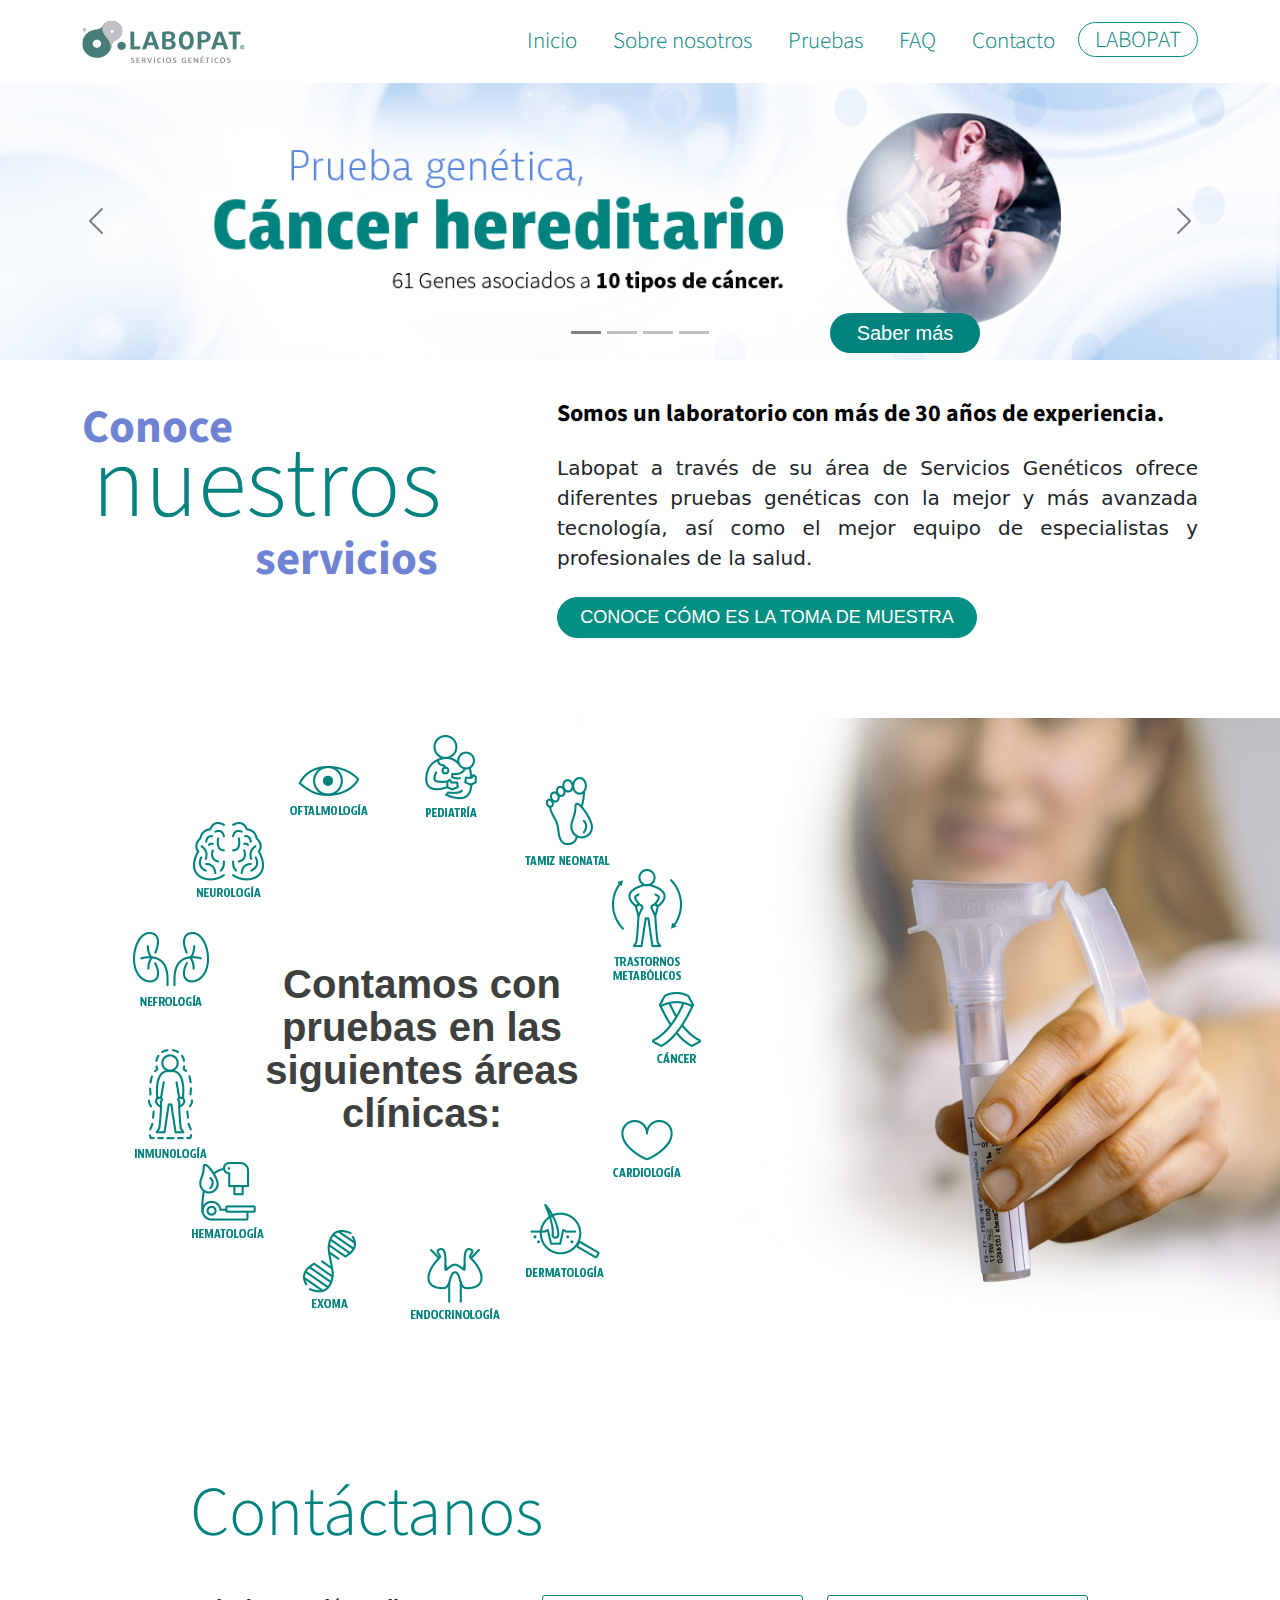
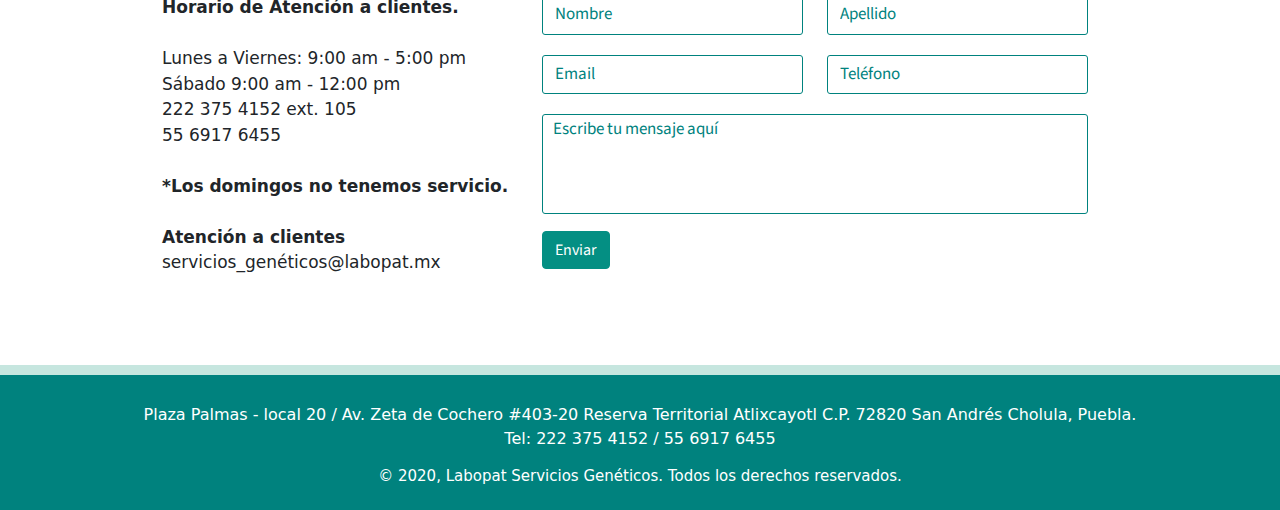
<file: index.html>
<!DOCTYPE html>
<html lang="en">

<head>
    <meta charset="utf-8">
    <link rel="icon" href="./assets/img/logo-and-ico/logo.ico" />
    <meta name="viewport" content="width=device-width, initial-scale=1.0, shrink-to-fit=no">
    <title>servicios-geneticos-bs</title>
    <!-- Bootstrap CSS v4.3.1 -->
    <!-- <link rel="stylesheet" href="https://stackpath.bootstrapcdn.com/bootstrap/4.3.1/css/bootstrap.min.css"
        integrity="sha384-ggOyR0iXCbMQv3Xipma34MD+dH/1fQ784/j6cY/iJTQUOhcWr7x9JvoRxT2MZw1T" crossorigin="anonymous"> -->
    <!-- Bootstrap JS v4.3.1 -->
    <script src="https://code.jquery.com/jquery-3.3.1.slim.min.js"
        integrity="sha384-q8i/X+965DzO0rT7abK41JStQIAqVgRVzpbzo5smXKp4YfRvH+8abtTE1Pi6jizo"
        crossorigin="anonymous"></script>
    <script src="https://cdn.jsdelivr.net/npm/@popperjs/core@2.9.2/dist/umd/popper.min.js"
        integrity="sha384-IQsoLXl5PILFhosVNubq5LC7Qb9DXgDA9i+tQ8Zj3iwWAwPtgFTxbJ8NT4GN1R8p"
        crossorigin="anonymous"></script>
    <script src="https://cdn.jsdelivr.net/npm/bootstrap@5.0.2/dist/js/bootstrap.min.js"
        integrity="sha384-cVKIPhGWiC2Al4u+LWgxfKTRIcfu0JTxR+EQDz/bgldoEyl4H0zUF0QKbrJ0EcQF"
        crossorigin="anonymous"></script>
    <!-- FontAwesome v5.13 -->
    <link rel="stylesheet" href="https://cdnjs.cloudflare.com/ajax/libs/font-awesome/5.15.3/css/all.min.css"
        integrity="sha512-iBBXm8fW90+nuLcSKlbmrPcLa0OT92xO1BIsZ+ywDWZCvqsWgccV3gFoRBv0z+8dLJgyAHIhR35VZc2oM/gI1w=="
        crossorigin="anonymous" referrerpolicy="no-referrer" />
    <!-- Animate CSS -->
    <link rel="stylesheet" href="https://cdnjs.cloudflare.com/ajax/libs/animate.css/4.1.1/animate.min.css" />
    <link rel="stylesheet" href="assets/bootstrap/css/bootstrap.min.css">
    <link rel="stylesheet" href="https://fonts.googleapis.com/css?family=Source+Sans+Pro:300,400,700&amp;display=swap">
    <link rel="stylesheet" href="assets/fonts/fontawesome-all.min.css">
    <link rel="stylesheet" href="assets/css/fonts-and-colors.css">
    <link rel="stylesheet" href="assets/css/home/carousel.css">
    <link rel="stylesheet" href="assets/css/home/circle-carousel.css">
    <link rel="stylesheet" href="assets/css/home/circle.css">
    <link rel="stylesheet" href="assets/css/home/footer.css">
    <link rel="stylesheet" href="assets/css/home/modal.css">
    <link rel="stylesheet" href="assets/css/home/navbar.css">
    <link rel="stylesheet" href="assets/css/Paralax-Hero-Banner.css">
    <link rel="stylesheet" href="assets/css/Paralax-Hero-Banner-1.css">
    <link rel="stylesheet" href="assets/css/styles.css">
    <link rel="stylesheet" href="assets/css/Video-Parallax-Background-v2.css">
    <link rel="stylesheet" href="assets/css/home/circle/circle-copia.css">
    <link rel="stylesheet" href="assets/css/home/circle/styles-main.css">
    <!-- <link rel="stylesheet" href="assets/css/index/modal_steps.css"> -->
</head>

<body class="animate__animated  animate__fadeIn">
    <nav class="navbar navbar-light navbar-expand-md navigation-clean" id="navbar">
        <div class="container"><img src="assets/img/logo-and-ico/logo-navbar.png"><button data-bs-toggle="collapse"
                class="navbar-toggler" data-bs-target="#navcol-1"><span class="visually-hidden">Toggle
                    navigation</span><span class="navbar-toggler-icon"></span></button>
            <div class="collapse navbar-collapse" id="navcol-1"
                style="font-family: 'Source Sans Pro', sans-serif;font-size: 23px;">
                <ul class="navbar-nav ms-auto">
                    <li class="nav-item"><a class="nav-link" href="index.html"
                            style="font-family: 'Source Sans Pro', sans-serif;font-weight: 300;color: #00827E;text-align: center;">Inicio</a>
                    </li>
                    <li class="nav-item"><a class="nav-link" href="about_us.html"
                            style="font-family: 'Source Sans Pro', sans-serif;font-weight: 300;color: #00827E;text-align: center;">Sobre
                            nosotros</a></li>
                    <li class="nav-item dropdown">
                        <a class="nav-link dropdown-toggle" href="#" id="navbarDropdown" role="button"
                            data-bs-toggle="dropdown" aria-expanded="false"
                            style="font-family: 'Source Sans Pro', sans-serif;font-weight: 300;color: #00827E;text-align: center;">
                            Pruebas
                        </a>
                        <ul class="dropdown-menu" aria-labelledby="navbarDropdown">
                            <li><a class="dropdown-item" href="risks_tests.html"
                                    style="font-family: 'Source Sans Pro', sans-serif;font-weight: 500;color: #00827E;text-align: center;">Prueba
                                    de riesgo</a></li>
                            <li><a class="dropdown-item" href="tests.html"
                                    style="font-family: 'Source Sans Pro', sans-serif;font-weight: 500;color: #00827E;text-align: center;">Prueba
                                    de diagnóstico</a></li>
                            <li><a class="dropdown-item" href="cancer_tests.html"
                                    style="font-family: 'Source Sans Pro', sans-serif;font-weight: 500;color: #00827E;text-align: center;">Prueba
                                    de cáncer</a></li>
                            <li><a class="dropdown-item" href="#"
                                    style="font-family: 'Source Sans Pro', sans-serif;font-weight: 500;color: #00827E;text-align: center;">Salud
                                    reproductiva</a></li>

                        </ul>
                    </li>
                    <li class="nav-item"><a class="nav-link" href="#"
                            style="color: #00827E;font-family: 'Source Sans Pro', sans-serif;font-weight: 300;text-align: center;">FAQ</a>
                    </li>
                    <li class="nav-item"><a class="nav-link" href="#"
                            style="color: #00827E;font-family: 'Source Sans Pro', sans-serif;font-weight: 300;text-align: center;">Contacto</a>
                    </li>
                    <li class="nav-item" style="text-align: center;"><button class="btn btn-primary border rounded-pill"
                            type="button"
                            style="font-family: 'Source Sans Pro', sans-serif;font-weight: 300;color: var(--bluegreen);background-color: transparent!important;width: 120px;font-size: 23px;height: 35px;padding: 0 0;margin-top: 6px;margin-left: 5px;">LABOPAT</button>
                    </li>
                </ul>

            </div>
        </div>
    </nav>
    <div class="carousel slide" data-bs-ride="carousel" id="carousel-1">
        <div class="carousel-inner">
            <div class="carousel-item active">
                <div>
                    <button id="btn-more-info" class="bernina-sans-regular btn-bann-1">
                        Saber más
                    </button>
                </div>
                <img class="w-100 d-block" src="assets/img/home/banners/banner-complete-1.png" alt="Slide Image">
            </div>
            <div class="carousel-item">
                <div>
                    <button id="btn-more-info" class="bernina-sans-regular btn-bann-2">
                        Saber más
                    </button>
                </div>
                <img class="w-100 d-block" src="assets/img/home/banners/banner-complete-2.png" alt="Slide Image">
            </div>
            <div class="carousel-item">
                <div>
                    <button id="btn-more-info" class="bernina-sans-regular btn-bann-3">
                        Iniciar cuestionario
                    </button>
                </div>
                <img class="w-100 d-block" src="assets/img/home/banners/banner-complete-3.png" alt="Slide Image">
            </div>
            <div class="carousel-item">
                <div>
                    <button id="btn-more-info" class="bernina-sans-regular btn-bann-4">
                        Más información
                    </button>
                </div>
                <img class="w-100 d-block" src="assets/img/home/banners/banner-complete-4.png" alt="Slide Image">
            </div>
        </div>
        <button class="carousel-control-prev" type="button" data-bs-target="#carousel-1" data-bs-slide="prev">
            <span
                class="carousel-control-prev-icon animate__animated animate__infinite animate__fadeInRight infinite"
                aria-hidden="true"
                style="--animate-duration: 1.5s;"
            ></span>
        </button>
        <button class="carousel-control-next" type="button" data-bs-target="#carousel-1" data-bs-slide="next">
            <span
                class="carousel-control-next-icon animate__animated animate__infinite animate__fadeInLeft infinite"
                aria-hidden="true"
                style="--animate-duration: 1.5s;"
            ></span>
        </button>
        <ol class="carousel-indicators">
            <li data-bs-target="#carousel-1" data-bs-slide-to="0" class="active"></li>
            <li data-bs-target="#carousel-1" data-bs-slide-to="1"></li>
            <li data-bs-target="#carousel-1" data-bs-slide-to="2"></li>
            <li data-bs-target="#carousel-1" data-bs-slide-to="3"></li>
        </ol>
    </div>
    <section id="description" style="margin-top: 40px;">
        <div class="container">
            <div class="row">
                <div class="col-md-6 col-lg-5 col-xl-5 mb-4 animate__animated  animate__fadeInLeft">
                    <div style="font-family: 'Source Sans Pro', sans-serif;">
                        <h1
                            style="color: #6F83D4;font-family: 'Source Sans Pro', sans-serif;font-weight: bold;font-size: 35pt;margin-bottom: -46px;">
                            Conoce</h1>
                        <p
                            style="color: #00827E;font-family: 'Source Sans Pro', sans-serif;font-weight: 300;font-size: 100px;margin-bottom: -28px;margin-left: 10px;">
                            nuestros</p>
                        <h1
                            style="color: #6F83D4;font-weight: bold;margin-bottom: 0;margin-left: 173px;font-size: 35pt;">
                            servicios</h1>
                    </div>
                </div>
                <div class="col-md-6 col-lg-7 col-xl-7">
                    <div>
                        <h4 class="mb-4"
                            style="font-family: 'Source Sans Pro', sans-serif;font-weight: bold;color: #000000;">Somos
                            un laboratorio con más de 30 años de experiencia.</h4>
                        <p class="mb-4" style="font-size: 15pt;text-align: justify;">Labopat a través de su área de
                            Servicios
                            Genéticos ofrece diferentes pruebas genéticas con la mejor y más avanzada tecnología, así
                            como el mejor equipo de especialistas y profesionales de la salud.<br></p>
                        <button id="btn-modal" class="btn btn-primary border rounded-pill bernina-sans-regular"
                            style="font-size: 18px;width: 420px;font-family: jaf-bernina-sans, sans-serif;font-weight: 400;font-style: normal;"
                            data-bs-target="#modal-steps-div" data-bs-toggle="modal">
                            CONOCE CÓMO ES LA TOMA DE MUESTRA
                        </button>

                        <!-- Modal for description -->
                        <div class="modal fade" role="dialog" tabindex="-1" id="modal-steps-div">
                            <div class="modal-dialog" role="document">
                                <div id="modal-steps" class="modal-content">
                                    <!-- <div class="modal-header"> -->
                                    <!-- <h5 class="modal-title">Modal title</h5> -->
                                    <button id="btn-close-modal-steps" type="button" class="btn-close"
                                        data-bs-dismiss="modal" aria-label="Close"></button>
                                    <!-- </div> -->
                                    <div id="static-modal-title">
                                        <h1 class="sans-font">Toma de muestra</h1>
                                        <p class="sans-font">La salud y bienestar de tu familia en <span>cuatro rápidos pasos</span>.</p>
                                    </div>
                                    <div id="carouselExampleIndicators" class="carousel slide modal-carousel" data-ride="carousel">
                                        <div class="carousel-inner carousel-inner-modal">
                                            <div class="carousel-item active banner-prop">
                                                <!-- Banner 1 - Modal -->
                                                <img src="./assets/img/home/modal/bg-transparent.png" class="d-block w-100" alt="white-bg">
                                                <!-- Caption 1 - Modal -->
                                                <div id="caption-modal-1" class="carousel-caption d-md-block">
                                                    <div class="elipse">
                                                        <div id="img-modal-1"></div>
                                                    </div>
                                                    <h4 class="sans-font"><span class="sans-font-bold">1ro</span> ¡Agenda tu cita!</h4>
                                                    <div class="line"></div>
                                                    <p class="sans-font">
                                                        Primero ponte en contacto con nosotros.<br><br>
                                                        Nos puedes contactar en línea enviando un mensaje o por teléfono; te
                                                        atenderemos por llamada o WhatsApp.
                                                    </p>
                                                </div>
                                            </div>
                                            <div class="carousel-item banner-prop">
                                                <!-- Banner 2 - Modal -->
                                                <img src="./assets/img/home/modal/bg-transparent.png" class="d-block w-100" alt="white-bg">
                                                <!-- Caption 2 - Modal -->
                                                <div id="caption-modal-2" class="carousel-caption d-md-block">
                                                    <div class="elipse">
                                                        <div id="img-modal-2"></div>
                                                    </div>
                                                    <h4 class="sans-font"><span class="sans-font-bold">2do</span> ¡Fácil y sin agujas!</h4>
                                                    <div class="line"></div>
                                                    <p class="sans-font">
                                                        El médico que te hará la prueba te indicará las instrucciones
                                                        a seguir, para la recolección de tu muestra. <br /><br />
                                                        <span class="sans-font-bold">Nuestras pruebas son en saliva.</span>
                                                    </p>
                                                </div>
                                            </div>
                                            <div class="carousel-item banner-prop">
                                                <!-- Banner 3 - Modal -->
                                                <img src="./assets/img/home/modal/bg-transparent.png" class="d-block w-100" alt="white-bg">
                                                <!-- Caption 3 - Modal -->
                                                <div id="caption-modal-3" class="carousel-caption d-md-block">
                                                    <div class="elipse">
                                                        <div id="img-modal-3"></div>
                                                    </div>
                                                    <h4 class="sans-font"><span class="sans-font-bold">3ro</span> Procesamiento de muestra
                                                    </h4>
                                                    <div class="line"></div>
                                                    <p class="sans-font">
                                                        Labopat utiliza el método de secuenciación de nueva generación
                                                        (NGS, por sus siglas en inglés) para la identificación de mutaciones
                                                        causales del cáncer en un paciente.
                                                        <br><br>
                                                        Esta tecnología permite detectar diferentes variaciones en la secuencia,
                                                        tales como inserciones, deleciones, translocaciones, entre otros.
                                                    </p>
                                                </div>
                                            </div>
                                            <div class="carousel-item banner-prop">
                                                <!-- Banner 4 - Modal -->
                                                <img src="./assets/img/home/modal/bg-transparent.png" class="d-block w-100" alt="white-bg">
                                                <!-- Caption 4 - Modal -->
                                                <div id="caption-modal-4" class="carousel-caption d-md-block">
                                                    <div class="elipse">
                                                        <div id="img-modal-4"></div>
                                                    </div>
                                                    <h4 class="sans-font"><span class="sans-font-bold">4to</span> Entrega de resultados</h4>
                                                    <div class="line"></div>
                                                    <p class="sans-font">
                                                        Los resultados son 100% confidenciales y estarán
                                                        disponibles en el tiempo que te sea indicado.
                                                    </p>
                                                </div>
                                            </div>
                                        </div>
                                        <button class="carousel-control-prev" type="button" data-bs-target="#carouselExampleIndicators" data-bs-slide="prev">
                                            <span
                                                class="carousel-control-prev-icon animate__animated animate__infinite animate__fadeInRight infinite"
                                                aria-hidden="true"
                                                style="--animate-duration: 1.5s;"
                                            ></span>
                                        </button>
                                        <button class="carousel-control-next" type="button" data-bs-target="#carouselExampleIndicators" data-bs-slide="next">
                                            <span
                                                class="carousel-control-next-icon animate__animated animate__infinite animate__fadeInLeft infinite"
                                                aria-hidden="true"
                                                style="--animate-duration: 1.5s;"
                                            ></span>
                                        </button>
                                    </div>
                                </div>
                            </div>
                        </div>
                    </div>
                </div>
            </div>
        </div>
    </section>
    <section class="d-xl-flex" id="services"
        style="background: url(&quot;assets/img/home/services/bg-woman-tube.png&quot;) right / auto no-repeat;height: 603px;margin-top: 80px; margin-bottom: 10px;">
        <!-- Section buttons -->
        <!-- <section id="btns-baby" style="padding-top: 500px;"> -->
        <main class="page">
            <div class="container-serv">
                <!-- <div class="circle-carousel" data-speed="2000" data-autoplay="2500">
                    <!-- <div id="buttons-container"> -->
                <div class="holderCircle">
                    <div class="dotCircle">
                        <span class="itemDot active itemDot1" data-tab="1">
                            <img id="cancer" src="assets/img/home/services/cancer.png" alt="cancer">
                        </span>
                        <span class="itemDot itemDot2" data-tab="2">
                            <img id="cardiologia" src="assets/img/home/services/cardiologia.png" alt="cardiologia">
                        </span>
                        <span class="itemDot itemDot3" data-tab="3">
                            <img id="dermatologia" src="assets/img/home/services/dermatologia.png" alt="dermatologia">
                        </span>
                        <span class="itemDot itemDot4" data-tab="4">
                            <img id="endocrinologia" src="assets/img/home/services/endocrinologia.png"
                                alt="endocrinologia">
                        </span>
                        <span class="itemDot itemDot5" data-tab="5">
                            <img id="exoma" src="assets/img/home/services/exoma.png" alt="exoma">
                        </span>
                        <span class="itemDot itemDot6" data-tab="6">
                            <img id="hematologia" src="assets/img/home/services/hematologia.png" alt="hematologia">
                        </span>
                        <span class="itemDot itemDot7" data-tab="7">
                            <img id="inmunologia" src="assets/img/home/services/inmunologia.png" alt="inmunologia">
                        </span>
                        <span class="itemDot itemDot8" data-tab="8">
                            <img id="nefrologia" src="assets/img/home/services/nefrologia.png" alt="nefrologia">
                        </span>
                        <span class="itemDot itemDot9" data-tab="9">
                            <img id="neurologia" src="assets/img/home/services/neurologia.png" alt="neurologia">
                        </span>
                        <span class="itemDot itemDot10" data-tab="10">
                            <img id="oftalmologia" src="assets/img/home/services/oftalmologia.png" alt="oftalmologia">
                        </span>
                        <span class="itemDot itemDot11" data-tab="11">
                            <img id="pediatria" src="assets/img/home/services/pediatria.png" alt="pediatria">
                        </span>
                        <span class="itemDot itemDot12" data-tab="12">
                            <img id="tamiz" src="assets/img/home/services/tamiz-recien-nacido.png"
                                alt="tamiz-recien-nacido">
                        </span>
                        <span class="itemDot itemDot13" data-tab="13">
                            <img id="trastornos" src="assets/img/home/services/trastornos-metabolicos.png"
                                alt="trastornos-metabolicos">
                        </span>
                    </div>

                    <div class="contentCircle">
                        <div class="CirItem active CirItem1">
                            <h1 id="carousel-title" class="sans-font-bold">
                                Contamos con pruebas en las siguientes áreas clínicas:
                            </h1>
                        </div>
                    </div>
                </div>
                <!-- </div> -->
            </div>
        </main>
        <!-- </section> -->
    </section>
    <section id="form" style="margin-top: 150px;margin-bottom: 50px;">
        <h1 id="contact-h1"
            style="font-family: 'Source Sans Pro', sans-serif;font-size: 70px;color: #00827E;font-weight: 300;margin-bottom: 40px;text-align: left;padding-left: 190px;">
            Contáctanos</h1>
        <div class="container">
            <div class="row" id="text-form">
                <div class="col-md-6 col-xl-4 text-start" id="text-contact" style="margin-left: 80px;">
                    <p style="font-size: 17px;"><strong>Horario de Atención a clientes.</strong><br><br>Lunes a Viernes:
                        9:00 am - 5:00 pm<br>Sábado 9:00 am - 12:00 pm<br>222 375 4152 ext. 105<br>55 6917
                        6455<br><br><strong>*Los domingos no tenemos servicio.</strong><br><br><strong>Atención a
                            clientes</strong><br>servicios_genéticos@labopat.mx<br><br></p>
                </div>
                <div class="col-md-6 col-xl-6">
                    <form>
                        <div class="row">
                            <div class="col"><input class="form-control" type="text" id="name"
                                    style="margin-bottom: 20px;border-width: 1px;border-color: #00827E;border-radius: 3px;color: #00827E;font-size: 17px;font-family: 'Source Sans Pro', sans-serif;"
                                    placeholder="Nombre" required=""></div>
                            <div class="col"><input class="form-control" type="text" id="lastname"
                                    style="margin-bottom: 20px;border-width: 1px;border-color: #00827E;border-radius: 3px;font-size: 17px;color: #00827E;font-family: 'Source Sans Pro', sans-serif;"
                                    placeholder="Apellido" required=""></div>
                        </div>
                    </form>
                    <form>
                        <div class="row">
                            <div class="col"><input class="form-control" type="email" id="email"
                                    style="margin-bottom: 20px;border-width: 1px;border-color: #00827E;border-radius: 3px;font-size: 17px;color: #00827E;font-family: 'Source Sans Pro', sans-serif;"
                                    placeholder="Email" required=""></div>
                            <div class="col"><input class="form-control" type="number" id="cellphone"
                                    style="margin-bottom: 20px;border-width: 1px;border-color: #00827E;border-radius: 3px;font-size: 17px;color: #00827E;font-family: 'Source Sans Pro', sans-serif;"
                                    placeholder="Teléfono" required=""></div>
                        </div>
                    </form>
                    <div class="row">
                        <div class="col"><textarea id="message-form"
                                style="width: 100%;border-width: 1px;border-color: #00827E;border-radius: 3px;font-size: 17px;color: #00827E;font-family: 'Source Sans Pro', sans-serif;height: 100px;"
                                placeholder="Escribe tu mensaje aquí" autocomplete="off" spellcheck="false"
                                required=""></textarea></div>
                    </div>
                    <div class="row">
                        <div class="col" style="margin-top: 10px;"><button class="btn btn-primary" type="button"
                                style="font-family: 'Source Sans Pro', sans-serif;">Enviar</button></div>
                    </div>
                </div>
            </div>
        </div>
    </section>
    <footer>
        <div id="bar"></div>
        <div>
            <p>
                Plaza Palmas - local 20 / Av. Zeta de Cochero #403-20 Reserva Territorial Atlixcayotl C.P. 72820 San
                Andrés Cholula, Puebla. <br>
                Tel: 222 375 4152 / 55 6917 6455
            </p>
            <h5>
                © 2020, Labopat Servicios Genéticos. Todos los derechos reservados.
            </h5>
        </div>
    </footer>
    <script src="assets/js/jquery.min.js"></script>
    <!-- <script src="assets/bootstrap/js/bootstrap.min.js"></script> -->
    <script src="assets/js/circle.js"></script>
    <script src="assets/js/Paralax-Hero-Banner.js"></script>
    <script src="assets/js/Video-Parallax-Background-v2.js"></script>
</body>

</html>
</file>
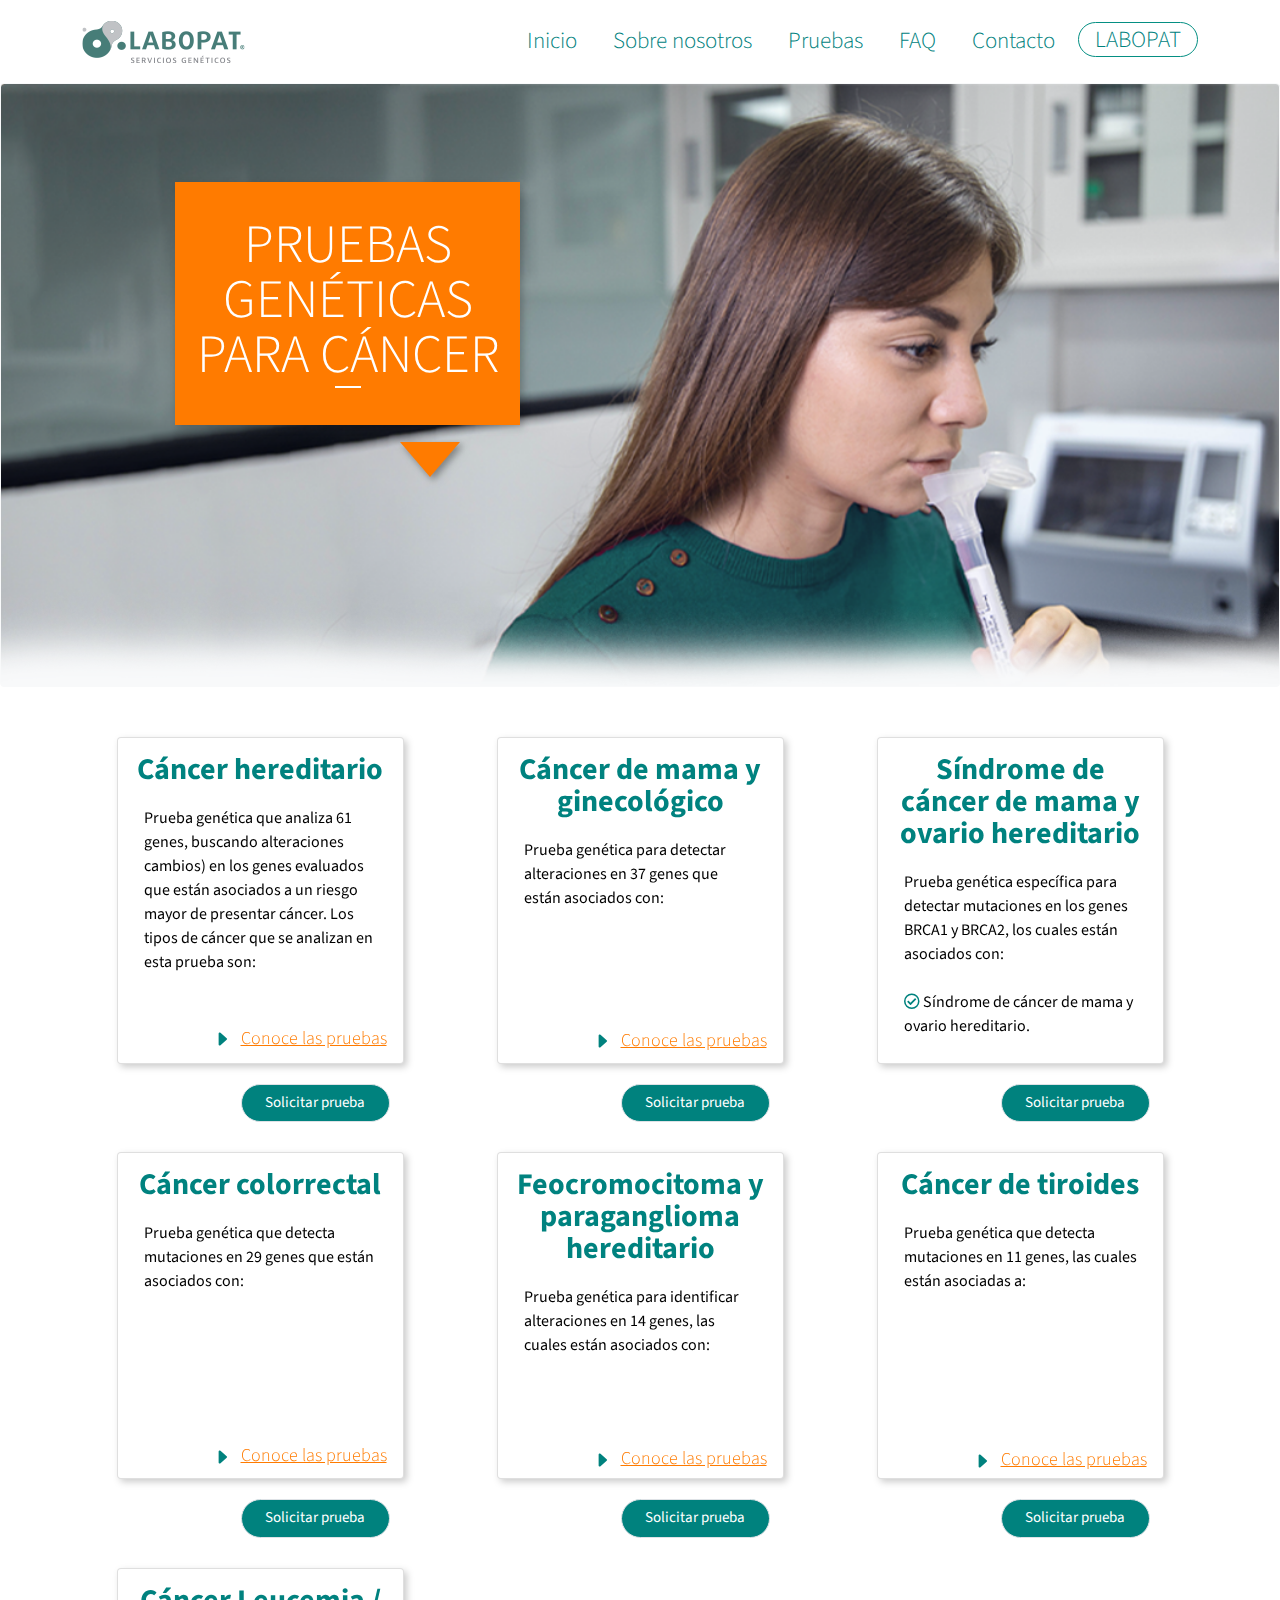
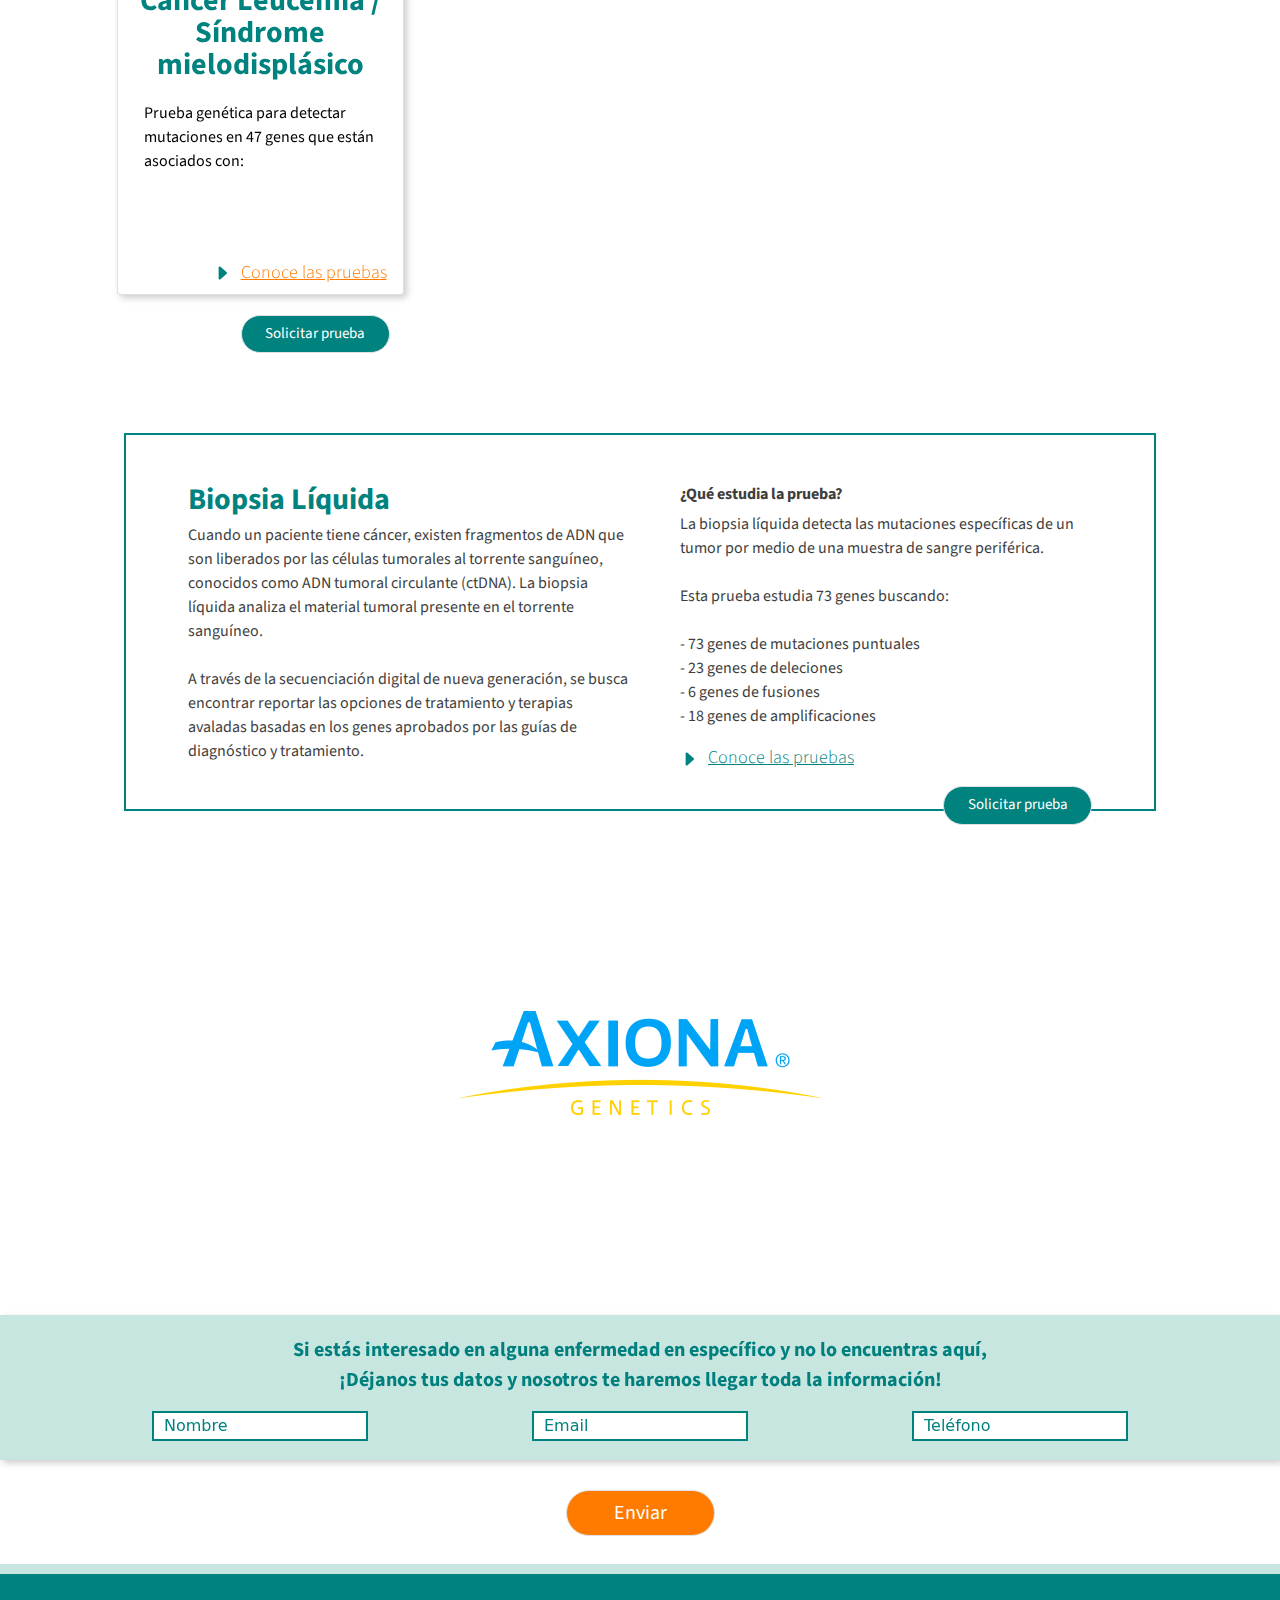
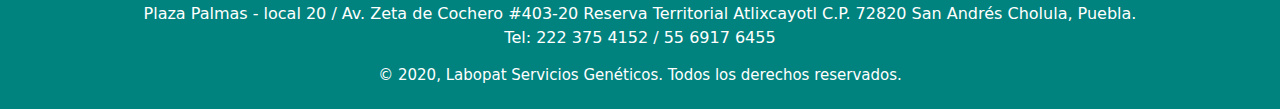
<file: cancer_tests.html>
<!DOCTYPE html>
<html lang="en">

<head>
    <meta charset="utf-8">
    <link rel="icon" href="./assets/img/logo-and-ico/logo.ico" />
    <meta name="viewport" content="width=device-width, initial-scale=1.0, shrink-to-fit=no">
    <title>servicios-geneticos-bs</title>
    <link rel="stylesheet" href="assets/bootstrap/css/bootstrap.min.css">
    <link rel="stylesheet" href="https://fonts.googleapis.com/css?family=Source+Sans+Pro:300,400,700&amp;display=swap">
    <link rel="stylesheet" href="assets/fonts/fontawesome-all.min.css">
    <link rel="stylesheet" href="assets/css/fonts-and-colors.css">
    <link rel="stylesheet" href="assets/css/home/carousel.css">
    <link rel="stylesheet" href="assets/css/home/circle-carousel.css">
    <link rel="stylesheet" href="assets/css/home/circle.css">
    <link rel="stylesheet" href="assets/css/home/footer.css">
    <!-- <link rel="stylesheet" href="assets/css/home/modal.css"> -->
    <link rel="stylesheet" href="./assets/css/cancer_tests/cancer_tests_modals.css">
    <link rel="stylesheet" href="assets/css/home/navbar.css">
    <link rel="stylesheet" href="assets/css/Paralax-Hero-Banner.css">
    <link rel="stylesheet" href="assets/css/Paralax-Hero-Banner-1.css">
    <link rel="stylesheet" href="assets/css/styles.css">
    <link rel="stylesheet" href="assets/css/Video-Parallax-Background-v2.css">
    <link rel="stylesheet" href="https://cdnjs.cloudflare.com/ajax/libs/animate.css/4.1.1/animate.min.css" />
</head>

<body class="animate__animated  animate__fadeIn">
    <nav class="navbar navbar-light navbar-expand-md navigation-clean" id="navbar">
        <div class="container"><img src="assets/img/logo-and-ico/logo-navbar.png"><button data-bs-toggle="collapse"
                class="navbar-toggler" data-bs-target="#navcol-1"><span class="visually-hidden">Toggle
                    navigation</span><span class="navbar-toggler-icon"></span></button>
            <div class="collapse navbar-collapse" id="navcol-1"
                style="font-family: 'Source Sans Pro', sans-serif;font-size: 23px;">
                <ul class="navbar-nav ms-auto">
                    <li class="nav-item"><a class="nav-link" href="index.html"
                            style="font-family: 'Source Sans Pro', sans-serif;font-weight: 300;color: #00827E;text-align: center;">Inicio</a>
                    </li>
                    <li class="nav-item"><a class="nav-link" href="about_us.html"
                            style="font-family: 'Source Sans Pro', sans-serif;font-weight: 300;color: #00827E;text-align: center;">Sobre
                            nosotros</a></li>
                    <li class="nav-item dropdown">
                        <a class="nav-link dropdown-toggle" href="#" id="navbarDropdown" role="button"
                            data-bs-toggle="dropdown" aria-expanded="false"
                            style="font-family: 'Source Sans Pro', sans-serif;font-weight: 300;color: #00827E;text-align: center;">
                            Pruebas
                        </a>
                        <ul class="dropdown-menu" aria-labelledby="navbarDropdown">
                            <li><a class="dropdown-item" href="risks_tests.html"
                                    style="font-family: 'Source Sans Pro', sans-serif;font-weight: 500;color: #00827E;text-align: center;">Prueba
                                    de riesgo</a></li>
                            <li><a class="dropdown-item" href="tests.html"
                                    style="font-family: 'Source Sans Pro', sans-serif;font-weight: 500;color: #00827E;text-align: center;">Prueba
                                    de diagnóstico</a></li>
                            <li><a class="dropdown-item" href="cancer_tests.html"
                                    style="font-family: 'Source Sans Pro', sans-serif;font-weight: 500;color: #00827E;text-align: center;">Prueba
                                    de cáncer</a></li>
                            <li><a class="dropdown-item" href="#"
                                    style="font-family: 'Source Sans Pro', sans-serif;font-weight: 500;color: #00827E;text-align: center;">Salud
                                    reproductiva</a></li>

                        </ul>
                    </li>
                    <li class="nav-item"><a class="nav-link" href="#"
                            style="color: #00827E;font-family: 'Source Sans Pro', sans-serif;font-weight: 300;text-align: center;">FAQ</a>
                    </li>
                    <li class="nav-item"><a class="nav-link" href="#"
                            style="color: #00827E;font-family: 'Source Sans Pro', sans-serif;font-weight: 300;text-align: center;">Contacto</a>
                    </li>
                    <li class="nav-item" style="text-align: center;"><button class="btn btn-primary border rounded-pill"
                            type="button"
                            style="font-family: 'Source Sans Pro', sans-serif;font-weight: 300;color: var(--bluegreen);background-color: transparent!important;width: 120px;font-size: 23px;height: 35px;padding: 0 0;margin-top: 6px;margin-left: 5px;">LABOPAT</button>
                    </li>
                </ul>

            </div>
        </div>
    </nav>
    <div class="bg-light border rounded border-light hero-technology jumbotron py-5 px-4" id="cancer_tests_banner"
        style="height: 604px;">
        <div class="d-flex d-xl-flex flex-column justify-content-center align-items-center justify-content-xl-center align-items-xl-center"
            id="conoce-pruebas" style="font-family: 'Source Sans Pro', sans-serif;background: var(--orange);">
            <p class="hero-title"
                style="font-size: 54px;font-family: 'Source Sans Pro', sans-serif;text-align: center;line-height: 55px;">
                PRUEBAS GENÉTICAS PARA CÁNCER</p>
            <div id="barra-cancer"></div>
            <div id="arrow" class="animate__animated animate__infinite animate__fadeInDown infinite"
                style="color: var(--orange);--animate-duration: 1.5s;"></div>
        </div>
    </div>
    <div id="cards-container" style="margin-top: 50px;">
        <div class="container">
            <div class="row">
                <div class="col-md-4 d-flex d-lg-flex flex-column align-items-center justify-content-lg-center"
                    style="margin-bottom: 30px;">
                    <div class="card">
                        <div class="card-body">
                            <h4 class="card-title">Cáncer hereditario</h4>
                            <p class="card-text">Prueba genética que analiza 61 genes, buscando
                                alteraciones&nbsp;<br>cambios) en los genes evaluados que están asociados a un riesgo
                                mayor de presentar cáncer. Los tipos de cáncer que se analizan en esta prueba son:</p>
                            <div class="d-xl-flex justify-content-xl-end"><a class="link-tests" href="#"
                                    style="margin-top: 35px;" data-bs-target="#modal-cancer-here"
                                    data-bs-toggle="modal"><svg xmlns="http://www.w3.org/2000/svg" width="1em"
                                        height="1em" viewBox="0 0 16 16" fill="currentColor"
                                        class="bi bi-caret-right-fill"
                                        style="color: var(--bluegreen);margin-right: 10px;">
                                        <path
                                            d="M12.14 8.753l-5.482 4.796c-.646.566-1.658.106-1.658-.753V3.204a1 1 0 0 1 1.659-.753l5.48 4.796a1 1 0 0 1 0 1.506z">
                                        </path>
                                    </svg>Conoce las pruebas</a></div>
                        </div>
                    </div>
                    <div class="d-lg-flex justify-content-xl-end"
                        style="padding-right: auto;padding-top: 20px;padding-left: auto;margin-left: 110px;">
                        <!-- Modal Cáncer Hereditario -->
                        <div class="modal fade" role="dialog" tabindex="-1" id="modal-cancer-here">
                            <div class="modal-dialog" role="document">
                                <div id="modal-cancer" class="modal-content">
                                    <!-- <div class="modal-header">
                                        <h4 class="modal-title">Modal Title</h4> -->
                                    <button id="btn-close-modal" type="button" class="btn-close" data-bs-dismiss="modal"
                                        aria-label="Close"></button>
                                    <!-- </div> -->
                                    <div class="modal-body">
                                        <div class="col-xl-8" id="list-cancer-her">
                                            <ul class="list-unstyled fa-ul">
                                                <li><i class="far fa-check-circle fa-li text-primary"></i>Cáncer de mama
                                                </li>
                                                <li><i class="far fa-check-circle fa-li text-primary"
                                                        style="color: var(--bluegreen);"></i>Cáncer de ovarios</li>
                                                <li><i class="far fa-check-circle fa-li text-primary"
                                                        style="color: var(--bluegreen);"></i>Cáncer de útero</li>
                                                <li><i class="far fa-check-circle fa-li text-primary"
                                                        style="color: var(--bluegreen);"></i>Cáncer colorrectal</li>
                                                <li><i class="far fa-check-circle fa-li text-primary"
                                                        style="color: var(--bluegreen);"></i>Cáncer gástrico</li>
                                                <li><i class="far fa-check-circle fa-li text-primary"
                                                        style="color: var(--bluegreen);"></i>Cáncer de páncreas</li>
                                                <li><i class="far fa-check-circle fa-li text-primary"
                                                        style="color: var(--bluegreen);"></i>Cáncer de próstata
                                                </li>
                                                <li><i class="far fa-check-circle fa-li text-primary"
                                                        style="color: var(--bluegreen);"></i>Cáncer de células renales
                                                </li>
                                                <li><i class="far fa-check-circle fa-li text-primary"
                                                        style="color: var(--bluegreen);"></i>Cáncer de tiroides</li>
                                                <li><i class="far fa-check-circle fa-li text-primary"
                                                        style="color: var(--bluegreen);"></i>Melanoma cutáneo</li>
                                            </ul>
                                        </div>
                                    </div>
                                </div>
                            </div>
                        </div>
                        <button class="btn border rounded-pill btn-orange" type="button"
                            style="padding: 7px 15px;font-size: 15px;background: var(--bluegreen);color: var(--white);width: 149px;font-family: 'Source Sans Pro', sans-serif;">Solicitar
                            prueba</button>
                    </div>
                </div>
                <div class="col-md-4 d-flex d-lg-flex flex-column align-items-center justify-content-lg-center align-items-xl-center"
                    style="margin-bottom: 30px;">
                    <div class="card">
                        <div class="card-body">
                            <h4 class="card-title">Cáncer de mama y ginecológico</h4>
                            <p class="card-text">Prueba genética para detectar alteraciones en 37 genes que están
                                asociados con:<br></p>
                            <div class="d-xl-flex justify-content-xl-end"><a class="link-tests" href="#"
                                    style="margin-top: 101px;" data-bs-target="#modal-mama-div" data-bs-toggle="modal">
                                    <svg xmlns="http://www.w3.org/2000/svg" width="1em" height="1em" viewBox="0 0 16 16"
                                        fill="currentColor" class="bi bi-caret-right-fill"
                                        style="color: var(--bluegreen);margin-right: 10px;">
                                        <path
                                            d="M12.14 8.753l-5.482 4.796c-.646.566-1.658.106-1.658-.753V3.204a1 1 0 0 1 1.659-.753l5.48 4.796a1 1 0 0 1 0 1.506z">
                                        </path>
                                    </svg>Conoce las pruebas</a></div>
                        </div>
                    </div>
                    <div class="d-lg-flex justify-content-xl-end"
                        style="padding-right: auto;padding-top: 20px;padding-left: auto;">
                        <button class="btn border rounded-pill btn-orange" type="button"
                            style="padding: 7px 15px;font-size: 15px;background: var(--bluegreen);color: var(--white);width: 149px;font-family: 'Source Sans Pro', sans-serif;margin-left: 110px;">Solicitar
                            prueba<br></button>
                    </div>
                </div>
                <div class="col-md-4 d-flex d-lg-flex flex-column align-items-center justify-content-lg-center align-items-xl-center"
                    style="margin-bottom: 30px;">
                    <div class="card">
                        <div class="card-body">
                            <h4 class="card-title">Síndrome de cáncer de mama y ovario hereditario</h4>
                            <p class="card-text">Prueba genética específica para detectar mutaciones en los genes BRCA1
                                y BRCA2, los cuales están asociados con:<br><br><i class="far fa-check-circle"
                                    style="color: var(--bluegreen);"></i>&nbsp;Síndrome de cáncer de mama y ovario
                                hereditario.</p>
                        </div>
                    </div>
                    <div class="d-flex d-lg-flex justify-content-xl-end"
                        style="padding-right: auto;padding-top: 20px;padding-left: auto;">
                        <!-- Modal Cáncer de Mama -->
                        <div class="modal fade" role="dialog" tabindex="-1" id="modal-mama-div">
                            <div class="modal-dialog" role="document">
                                <div id="modal-mama" class="modal-content">
                                    <!-- <div class="modal-header">
                                    <h4 class="modal-title">Modal Title</h4> -->
                                    <button id="btn-close-modal-mama" type="button" class="btn-close"
                                        data-bs-dismiss="modal" aria-label="Close"></button>
                                    <!-- </div> -->
                                    <div class="modal-body">
                                        <div class="col-xl-8" id="list-mama-her">
                                            <ul class="list-unstyled fa-ul">
                                                <li><i class="far fa-check-circle fa-li text-primary"></i>Cáncer de mama
                                                </li>
                                                <li><i class="far fa-check-circle fa-li text-primary"
                                                        style="color: var(--bluegreen);"></i>Síndrome de Cowden</li>
                                                <li><i class="far fa-check-circle fa-li text-primary"
                                                        style="color: var(--bluegreen);"></i>Síndrome de DICER1</li>
                                                <li><i class="far fa-check-circle fa-li text-primary"
                                                        style="color: var(--bluegreen);"></i>Síndrome de cáncer de mama
                                                    y ovario hereditario</li>
                                                <li><i class="far fa-check-circle fa-li text-primary"
                                                        style="color: var(--bluegreen);"></i>Síndrome de cáncer de
                                                    trompas de Falopio</li>
                                                <li><i class="far fa-check-circle fa-li text-primary"
                                                        style="color: var(--bluegreen);"></i>Síndrome de cáncer gástrico
                                                    difuso hereditario</li>
                                                <li><i class="far fa-check-circle fa-li text-primary"
                                                        style="color: var(--bluegreen);"></i>Síndrome de Li-Fraumeni
                                                </li>
                                                <li><i class="far fa-check-circle fa-li text-primary"
                                                        style="color: var(--bluegreen);"></i>Síndrome de Lynch</li>
                                                <li><i class="far fa-check-circle fa-li text-primary"
                                                        style="color: var(--bluegreen);"></i>Neurofibromatosis tipo 1
                                                    (NF1)</li>
                                                <li><i class="far fa-check-circle fa-li text-primary"
                                                        style="color: var(--bluegreen);"></i>Síndrome de Peutz-Jeghers
                                                    syndrome</li>
                                            </ul>
                                        </div>
                                    </div>
                                </div>
                            </div>
                        </div>
                        <button class="btn border rounded-pill btn-orange" type="button"
                            style="padding: 7px 15px;font-size: 15px;background: var(--bluegreen);color: var(--white);width: 149px;font-family: 'Source Sans Pro', sans-serif;margin-left: 110px;">Solicitar
                            prueba</button>
                    </div>
                </div>
                <div class="col-lg-4 col-xl-4 d-flex d-lg-flex flex-column align-items-center justify-content-lg-center align-items-xl-center"
                    style="margin-bottom: 30px;">
                    <div class="card">
                        <div class="card-body">
                            <h4 class="card-title">Cáncer colorrectal</h4>
                            <p class="card-text">Prueba genética que detecta mutaciones en 29 genes que están asociados
                                con:<br></p>
                            <div class="d-xl-flex justify-content-xl-end"><a class="link-tests" href="#"
                                    style="margin-top: 133px;" data-bs-target="#modal-colorrec-div"
                                    data-bs-toggle="modal"><svg xmlns="http://www.w3.org/2000/svg" width="1em"
                                        height="1em" viewBox="0 0 16 16" fill="currentColor"
                                        class="bi bi-caret-right-fill"
                                        style="color: var(--bluegreen);margin-right: 10px;">
                                        <path
                                            d="M12.14 8.753l-5.482 4.796c-.646.566-1.658.106-1.658-.753V3.204a1 1 0 0 1 1.659-.753l5.48 4.796a1 1 0 0 1 0 1.506z">
                                        </path>
                                    </svg>Conoce las pruebas</a></div>
                        </div>
                    </div>
                    <div class="d-flex d-lg-flex justify-content-xl-end"
                        style="padding-right: auto;padding-top: 20px;padding-left: auto;">
                        <!-- Modal Cáncer de Mama -->
                        <div class="modal fade" role="dialog" tabindex="-1" id="modal-colorrec-div">
                            <div class="modal-dialog" role="document">
                                <div id="modal-colorrec" class="modal-content">
                                    <!-- <div class="modal-header">
                                                            <h4 class="modal-title">Modal Title</h4> -->
                                    <button id="btn-close-modal-colorrec" type="button" class="btn-close"
                                        data-bs-dismiss="modal" aria-label="Close"></button>
                                    <!-- </div> -->
                                    <div class="modal-body">
                                        <div class="col-xl-8" id="list-colorrec-her">
                                            <ul class="list-unstyled fa-ul">
                                                <li><i class="far fa-check-circle fa-li text-primary"></i>Síndrome de
                                                    Lynch
                                                </li>
                                                <li><i class="far fa-check-circle fa-li text-primary"
                                                        style="color: var(--bluegreen);"></i>Poliposis adenomatosa
                                                    familiar</li>
                                                <li><i class="far fa-check-circle fa-li text-primary"
                                                        style="color: var(--bluegreen);"></i>Poliposis asociada al gen
                                                    MUTYH</li>
                                                <li><i class="far fa-check-circle fa-li text-primary"
                                                        style="color: var(--bluegreen);"></i>Cáncer gástrico difuso
                                                    hereditario</li>
                                                <li><i class="far fa-check-circle fa-li text-primary"
                                                        style="color: var(--bluegreen);"></i>Síndrome de Peutz-Jeghers
                                                </li>
                                                <li><i class="far fa-check-circle fa-li text-primary"
                                                        style="color: var(--bluegreen);"></i>Síndrome de poliposis
                                                    juvenil</li>
                                                <li><i class="far fa-check-circle fa-li text-primary"
                                                        style="color: var(--bluegreen);"></i>Síndrome de poliposis
                                                    serrada
                                                </li>
                                                <li><i class="far fa-check-circle fa-li text-primary"
                                                        style="color: var(--bluegreen);"></i>Síndrome de Li-Fraumeni
                                                </li>
                                                <li><i class="far fa-check-circle fa-li text-primary"
                                                        style="color: var(--bluegreen);"></i>Síndrome de Cowden</li>
                                                <li><i class="far fa-check-circle fa-li text-primary"
                                                        style="color: var(--bluegreen);"></i>Síndrome de cáncer
                                                    colorrectal-oligodoncia</li>
                                            </ul>
                                        </div>
                                    </div>
                                </div>
                            </div>
                        </div>
                        <button class="btn border rounded-pill btn-orange" type="button"
                            style="padding: 7px 15px;font-size: 15px;background: var(--bluegreen);color: var(--white);width: 149px;font-family: 'Source Sans Pro', sans-serif;margin-left: 110px;">Solicitar
                            prueba</button>
                    </div>
                </div>
                <div class="col-lg-4 col-xl-4 d-flex d-lg-flex flex-column align-items-center justify-content-lg-center align-items-xl-center"
                    style="margin-bottom: 30px;">
                    <div class="card">
                        <div class="card-body">
                            <h4 class="card-title">Feocromocitoma y paraganglioma hereditario</h4>
                            <p class="card-text">Prueba genética para identificar alteraciones en 14 genes, las cuales
                                están asociados con:</p>
                            <div class="d-xl-flex justify-content-xl-end"><a class="link-tests" href="#"
                                    style="margin-top: 72px;" data-bs-target="#modal-feocro-div"
                                    data-bs-toggle="modal"><svg xmlns="http://www.w3.org/2000/svg" width="1em"
                                        height="1em" viewBox="0 0 16 16" fill="currentColor"
                                        class="bi bi-caret-right-fill"
                                        style="color: var(--bluegreen);margin-right: 10px;">
                                        <path
                                            d="M12.14 8.753l-5.482 4.796c-.646.566-1.658.106-1.658-.753V3.204a1 1 0 0 1 1.659-.753l5.48 4.796a1 1 0 0 1 0 1.506z">
                                        </path>
                                    </svg>Conoce las pruebas</a></div>
                        </div>
                    </div>
                    <div class="d-flex d-lg-flex justify-content-xl-end"
                        style="padding-right: auto;padding-top: 20px;padding-left: auto;">
                        <!-- Modal Feocromocitoma Hereditario -->
                        <div class="modal fade" role="dialog" tabindex="-1" id="modal-feocro-div">
                            <div class="modal-dialog" role="document">
                                <div id="modal-feocro" class="modal-content">
                                    <!-- <div class="modal-header">
                                        <h4 class="modal-title">Modal Title</h4> -->
                                    <button id="btn-close-modal-feocro" type="button" class="btn-close"
                                        data-bs-dismiss="modal" aria-label="Close"></button>
                                    <!-- </div> -->
                                    <div class="modal-body">
                                        <div class="col-xl-8" id="list-feocro-her">
                                            <ul class="list-unstyled fa-ul">
                                                <li><i class="far fa-check-circle fa-li text-primary"></i>Síndrome de
                                                    Carney-Stratakis.
                                                </li>
                                                <li><i class="far fa-check-circle fa-li text-primary"
                                                        style="color: var(--bluegreen);"></i>Síndrome de feocromocitoma
                                                    y paraganglioma
                                                    hereditario</li>
                                                <li><i class="far fa-check-circle fa-li text-primary"
                                                        style="color: var(--bluegreen);"></i>Neoplasia endocrina
                                                    múltiple tipo 2</li>
                                                <li><i class="far fa-check-circle fa-li text-primary"
                                                        style="color: var(--bluegreen);"></i>Neurofibromatosis tipo 1
                                                    (NF1)</li>
                                                <li><i class="far fa-check-circle fa-li text-primary"
                                                        style="color: var(--bluegreen);"></i>Síndrome de Von
                                                    Hippel-Lindau</li>
                                            </ul>
                                        </div>
                                    </div>
                                </div>
                            </div>
                        </div>
                        <button class="btn border rounded-pill btn-orange" type="button"
                            style="padding: 7px 15px;font-size: 15px;background: var(--bluegreen);color: var(--white);width: 149px;font-family: 'Source Sans Pro', sans-serif;margin-left: 110px;">Solicitar
                            prueba</button>
                    </div>
                </div>
                <div class="col-lg-4 col-xl-4 d-flex d-lg-flex flex-column align-items-center justify-content-lg-center align-items-xl-center"
                    style="margin-bottom: 30px;">
                    <div class="card">
                        <div class="card-body">
                            <h4 class="card-title">Cáncer de tiroides</h4>
                            <p class="card-text">Prueba genética que detecta mutaciones en 11 genes, las cuales están
                                asociadas a:</p>
                            <div class="d-xl-flex justify-content-xl-end"><a class="link-tests" href="#"
                                    style="margin-top: 137px;" data-bs-target="#modal-tiro-div"
                                    data-bs-toggle="modal"><svg xmlns="http://www.w3.org/2000/svg" width="1em"
                                        height="1em" viewBox="0 0 16 16" fill="currentColor"
                                        class="bi bi-caret-right-fill"
                                        style="color: var(--bluegreen);margin-right: 10px;">
                                        <path
                                            d="M12.14 8.753l-5.482 4.796c-.646.566-1.658.106-1.658-.753V3.204a1 1 0 0 1 1.659-.753l5.48 4.796a1 1 0 0 1 0 1.506z">
                                        </path>
                                    </svg>Conoce las pruebas</a></div>
                        </div>
                    </div>
                    <div class="d-flex d-lg-flex justify-content-xl-end"
                        style="padding-right: auto;padding-top: 20px;padding-left: auto;">
                        <!-- Modal Tiroides Hereditario -->
                        <div class="modal fade" role="dialog" tabindex="-1" id="modal-tiro-div">
                            <div class="modal-dialog" role="document">
                                <div id="modal-tiro" class="modal-content">
                                    <!-- <div class="modal-header">
                                        <h4 class="modal-title">Modal Title</h4> -->
                                    <button id="btn-close-modal-tiro" type="button" class="btn-close"
                                        data-bs-dismiss="modal" aria-label="Close"></button>
                                    <!-- </div> -->
                                    <div class="modal-body">
                                        <div class="col-xl-8" id="list-tiro-her">
                                            <ul class="list-unstyled fa-ul">
                                                <li><i class="far fa-check-circle fa-li text-primary"></i>Complejo de
                                                    Carney
                                                </li>
                                                <li><i class="far fa-check-circle fa-li text-primary"
                                                        style="color: var(--bluegreen);"></i>Síndrome de Cowden</li>
                                                <li><i class="far fa-check-circle fa-li text-primary"
                                                        style="color: var(--bluegreen);"></i>Síndrome DICER1</li>
                                                <li><i class="far fa-check-circle fa-li text-primary"
                                                        style="color: var(--bluegreen);"></i>Poliposis adenomatosa
                                                    familiar</li>
                                                <li><i class="far fa-check-circle fa-li text-primary"
                                                        style="color: var(--bluegreen);"></i>Síndrome de Li-Fraumeni
                                                </li>
                                                <li><i class="far fa-check-circle fa-li text-primary"
                                                        style="color: var(--bluegreen);"></i> endocrina múltiple tipo 2
                                                </li>
                                            </ul>
                                        </div>
                                    </div>
                                </div>
                            </div>
                        </div>
                        <button class="btn border rounded-pill btn-orange" type="button"
                            style="padding: 7px 15px;font-size: 15px;background: var(--bluegreen);color: var(--white);width: 149px;font-family: 'Source Sans Pro', sans-serif;margin-left: 110px;">Solicitar
                            prueba</button>
                    </div>
                </div>
                <div class="col d-flex d-lg-flex flex-column justify-content-center align-items-center justify-content-lg-center align-items-xl-center"
                    style="margin-bottom: 30px;">
                    <div class="card">
                        <div class="card-body">
                            <h4 class="card-title">Cáncer Leucemia / Síndrome mielodisplásico</h4>
                            <p class="card-text">Prueba genética para detectar mutaciones en 47 genes que están
                                asociados con:</p>
                            <div class="d-xl-flex justify-content-xl-end"><a class="link-tests" href="#"
                                    style="margin-top: 70px;color: var(--bluegreen);" data-bs-target="#modal-leuc-div"
                                    data-bs-toggle="modal"><svg xmlns="http://www.w3.org/2000/svg" width="1em"
                                        height="1em" viewBox="0 0 16 16" fill="currentColor"
                                        class="bi bi-caret-right-fill"
                                        style="color: var(--bluegreen);margin-right: 10px;">
                                        <path
                                            d="M12.14 8.753l-5.482 4.796c-.646.566-1.658.106-1.658-.753V3.204a1 1 0 0 1 1.659-.753l5.48 4.796a1 1 0 0 1 0 1.506z">
                                        </path>
                                    </svg>Conoce las pruebas</a></div>
                        </div>
                    </div>
                    <div class="d-flex d-lg-flex justify-content-xl-end"
                        style="padding-right: auto;padding-top: 20px;padding-left: auto;">
                        <!-- Modal Leucemia Hereditario -->
                        <div class="modal fade" role="dialog" tabindex="-1" id="modal-leuc-div">
                            <div class="modal-dialog" role="document">
                                <div id="modal-leuc" class="modal-content">
                                    <!-- <div class="modal-header">
                                        <h4 class="modal-title">Modal Title</h4> -->
                                    <button id="btn-close-modal-leuc" type="button" class="btn-close"
                                        data-bs-dismiss="modal" aria-label="Close"></button>
                                    <!-- </div> -->
                                    <div class="modal-body">
                                        <div class="col-xl-8" id="list-leuc-her">
                                            <ul class="list-unstyled fa-ul">
                                                <li><i
                                                        class="far fa-check-circle fa-li text-primary"></i>Ataxia-telangiectasia
                                                    (A-T)
                                                </li>
                                                <li><i class="far fa-check-circle fa-li text-primary"
                                                        style="color: var(--bluegreen);"></i>Síndrome de Bloom</li>
                                                <li><i class="far fa-check-circle fa-li text-primary"
                                                        style="color: var(--bluegreen);"></i>Síndrome de deficiencia de
                                                    reparación de
                                                    desajuste constitutivo</li>
                                                <li><i class="far fa-check-circle fa-li text-primary"
                                                        style="color: var(--bluegreen);"></i>Síndrome de Costello</li>
                                                <li><i class="far fa-check-circle fa-li text-primary"
                                                        style="color: var(--bluegreen);"></i>Leucemia mieloide familiar
                                                    aguda familial (AML) con el gen CEBPA mutado</li>
                                                <li><i class="far fa-check-circle fa-li text-primary"
                                                        style="color: var(--bluegreen);"></i>Trastorno plaquetario
                                                    familiar con propensión
                                                    a padecer malignidad mieloide</li>
                                                <li><i class="far fa-check-circle fa-li text-primary"
                                                        style="color: var(--bluegreen);"></i>Deficiencia GATA2</li>
                                                <li><i class="far fa-check-circle fa-li text-primary"
                                                        style="color: var(--bluegreen);"></i>Síndrome de Li-Fraumeni
                                                </li>
                                                <li><i class="far fa-check-circle fa-li text-primary"
                                                        style="color: var(--bluegreen);"></i>Neurofibromatosis tipo 1
                                                    (NF1)</li>
                                                <li><i class="far fa-check-circle fa-li text-primary"
                                                        style="color: var(--bluegreen);"></i>Síndrome de rotura Nijmegen
                                                    (NBS)</li>
                                                <li><i class="far fa-check-circle fa-li text-primary"
                                                        style="color: var(--bluegreen);"></i>Disqueratosis congénita
                                                    relacionada a TERT</li>
                                                <li><i class="far fa-check-circle fa-li text-primary"
                                                        style="color: var(--bluegreen);"></i>Disqueratosis congénita
                                                    relacionada a TERC</li>
                                            </ul>
                                        </div>
                                    </div>
                                </div>
                            </div>
                        </div>
                        <button class="btn border rounded-pill btn-orange" type="button"
                            style="padding: 7px 15px;font-size: 15px;background: var(--bluegreen);color: var(--white);width: 149px;font-family: 'Source Sans Pro', sans-serif;margin-left: 110px;">Solicitar
                            prueba</button>
                    </div>
                </div>
                <div class="col d-lg-flex flex-column justify-content-lg-center align-items-xl-center new_columns"
                    style="margin-bottom: 30px;"></div>
                <div class="col d-lg-flex flex-column justify-content-lg-center align-items-xl-center new_columns"
                    style="margin-bottom: 30px;"></div>
            </div>
        </div>
    </div>
    <div class="d-xl-flex justify-content-xl-center" id="description-biopsia" style="margin-top: 50px;">
        <div id="border"
            style="border-width: 1px;border-color: var(--bluegreen);padding: 50px;padding-bottom: 30px;margin-right: 10px;margin-left: 10px;">
            <div class="container">
                <div class="row">
                    <div class="col-md-6">
                        <div>
                            <h1 id="biobsia-heading" style="text-align: left;">Biopsia Líquida</h1>
                        </div>
                        <p id="text-biopsia">Cuando un paciente tiene cáncer, existen fragmentos de ADN que son
                            liberados por las células tumorales al torrente sanguíneo, conocidos como ADN tumoral
                            circulante (ctDNA). La biopsia líquida analiza el material tumoral presente en el torrente
                            sanguíneo.<br><br>A través de la secuenciación digital de nueva generación, se busca
                            encontrar&nbsp;reportar las opciones de tratamiento y terapias avaladas basadas en los genes
                            aprobados por las guías de diagnóstico y tratamiento.</p>
                    </div>
                    <div class="col-md-6" id="col-cancer-tests-biopsia-liq">
                        <div>
                            <h1 id="biobsia-heading-1" style="text-align: left;">¿Qué estudia la prueba?<br></h1>
                            <p id="text-biopsia">La biopsia líquida detecta las mutaciones específicas de&nbsp;un tumor
                                por medio de una muestra de sangre periférica.&nbsp;<br>&nbsp;<br>Esta prueba estudia 73
                                genes buscando:&nbsp;<br>&nbsp;<br>- 73 genes de mutaciones puntuales&nbsp;<br>- 23
                                genes de deleciones&nbsp;<br>- 6 genes de fusiones&nbsp;<br>- 18 genes de
                                amplificaciones</p>
                            <div class="d-xl-flex justify-content-xl-start"><a class="link-biopsia" href="#"
                                    style="color: var(--bluegreen);" data-bs-target="#modal-biopsia-div"
                                    data-bs-toggle="modal"><svg xmlns="http://www.w3.org/2000/svg" width="1em"
                                        height="1em" viewBox="0 0 16 16" fill="currentColor"
                                        class="bi bi-caret-right-fill"
                                        style="color: var(--bluegreen);margin-right: 10px;">
                                        <path
                                            d="M12.14 8.753l-5.482 4.796c-.646.566-1.658.106-1.658-.753V3.204a1 1 0 0 1 1.659-.753l5.48 4.796a1 1 0 0 1 0 1.506z">
                                        </path>
                                    </svg>Conoce las pruebas</a></div>
                            <div class="d-xl-flex justify-content-xl-end">
                                <!-- Modal Biopsia Líquida Hereditario -->
                                <div class="modal fade" role="dialog" tabindex="-1" id="modal-biopsia-div">
                                    <div class="modal-dialog" role="document">
                                        <div id="modal-biopsia" class="modal-content">
                                            <!-- <div class="modal-header">
                                        <h4 class="modal-title">Modal Title</h4> -->
                                            <button id="btn-close-modal-biopsia" type="button" class="btn-close"
                                                data-bs-dismiss="modal" aria-label="Close"></button>
                                            <!-- </div> -->
                                            <div class="modal-body">
                                                <!-- AQUÍ ME QUEDÉ TODO: -->
                                                <script>
                                            // TODO: MODAL PARA BIOPSIA LÍQUIDA
                                                </script>

                                                <style>
                                                    .red {
                                                        border: 1px solid red;
                                                    }

                                                    .green {
                                                        border: 1px solid green;
                                                    }

                                                    .black {
                                                        border: 1px solid black;
                                                    }

                                                    .orange {
                                                        border: 1px solid orange;
                                                    }

                                                </style>
                                                <div class="container">
                                                    <div class="row">
                                                        <div class="col-4" style="margin-right: -50px; ">
                                                            <div id="list-biop">
                                                                <p id="title-advant">Ventajas</p>
                                                                <ul class="list-unstyled fa-ul">
                                                                    <li style="font-size: 18px;"><i
                                                                            class="far fa-check-circle fa-li text-primary"
                                                                            style="color: var(--bluegreen);"></i>Refleja
                                                                        el estatus global y molecular del tumor.</li>
                                                                    <br>
                                                                    <li style="font-size: 18px;"><i
                                                                            class="far fa-check-circle fa-li text-primary"
                                                                            style="color: var(--bluegreen);"></i>Informa
                                                                        sobre las opciones de tratamiento dirigido,
                                                                        incluyendo terapias aprobadas y ensayos clínicos
                                                                        en estado avanzado.</li><br>
                                                                    <li style="font-size: 18px;"><i
                                                                            class="far fa-check-circle fa-li text-primary"
                                                                            style="color: var(--bluegreen);"></i>Permite
                                                                        realizar estudios a pacientes no aptos para una
                                                                        biopsia convencional, o cuando el tejido
                                                                        obtenido no es suficiente o imposibilita el
                                                                        diagnóstico.</li><br>
                                                                    <li style="font-size: 18px;"><i
                                                                            class="far fa-check-circle fa-li text-primary"
                                                                            style="color: var(--bluegreen);"></i>Si
                                                                        requieren solamente dos tubos de muestra
                                                                        sanguínea en una sola extracción.
                                                                    </li>
                                                                </ul>
                                                            </div>
                                                        </div>
                                                        <div class="col-sm">
                                                            <div id="list-colorrec-her" style="margin-right: 50px;"
                                                                class="tech">
                                                                <p id="title-tech">Tecnología del estudio</p>
                                                                <p id="text-tech"
                                                                    style="text-align:justify; word-break:break-all; font-size: 18px;">
                                                                    La secuenciación digital es hasta 1000 veces más
                                                                    precisa que técnicas anteriores, ofreciendo una
                                                                    especificidad del 99.99% que prácticamente elimina
                                                                    los falsos positivos. <br><br>

                                                                    La muestra que se requiere para esta técnica de dos
                                                                    tubos de 10 mL de sangre, los tubos son
                                                                    proporcionados únicamente por Labopat. Una vez
                                                                    tomada la muestra se debe mantener en refrigeración
                                                                    y deben ser enviados a nuestro laboratorio el mismo
                                                                    día para evitar que la muestra se degrade. Solo se
                                                                    debe refrigerar, no congelar.
                                                                </p>
                                                            </div>
                                                        </div>
                                                        <div class="col-sm" id="green-box" style="padding-top: 100px;">
                                                            <div style="border: 2px solid var(--bluegreen); padding:13px;"
                                                                class="mb-2">
                                                                <p id="title-time">Tiempo de respuesta</p>
                                                                <p>Los resultados son enviados vía correo electrónico al
                                                                    médico solicitante.</p>
                                                                <p><b>14 días después de recibida la muestra.</b></p>
                                                            </div>

                                                            <button class="btn border rounded-pill btn-orange"
                                                                id="btn-request-test" type="button"
                                                                style="padding: 7px 15px;font-size: 17px;background: var(--bluegreen);color: var(--white);width: 149px;font-family: 'Source Sans Pro', sans-serif; margin-left: 90px;">Solicitar
                                                                prueba</button>
                                                        </div>
                                                    </div>
                                                </div>
                                            </div>
                                        </div>
                                    </div>
                                </div>
                                <button class="btn border rounded-pill btn-orange" id="btn-request-test" type="button"
                                    style="padding: 7px 15px;font-size: 15px;background: var(--bluegreen);color: var(--white);width: 149px;font-family: 'Source Sans Pro', sans-serif;">Solicitar
                                    prueba</button>
                            </div>
                        </div>
                        <script>
                            // alert(window.outerWidth);
                        </script>
                    </div>
                </div>
            </div>
        </div>
    </div>
    <div class="d-xl-flex justify-content-xl-center align-items-xl-center" id="axiona"
        style="margin-top: 200px;margin-bottom: 200px;"><img id="axiona_logo"
            src="assets/img/cancer_tests/axiona_logo.png"></div>
    <div class="d-xl-flex flex-column justify-content-xl-center align-items-xl-center" id="form-cancer-tests">
        <div class="container">
            <div class="row">
                <div class="col-md-12" id="col-form-text">
                    <div id="heading-form-text">
                        <p class="d-xl-flex justify-content-xl-center align-items-xl-center" id="heading-form">Si estás
                            interesado en alguna enfermedad en específico y no lo encuentras aquí,<br>¡Déjanos tus datos
                            y nosotros te haremos llegar toda la información!</p>
                    </div>
                </div>
            </div>
            <div class="row" id="row-inputs">
                <div class="col-md-4 d-xl-flex justify-content-xl-center align-items-xl-center input-fields"><input
                        type="text" class="input-forms-cancer" placeholder="Nombre"
                        style="color: var(--bluegreen);padding-left: 10px;border: 2px solid var(--bluegreen);"></div>
                <div class="col-md-4 d-xl-flex justify-content-xl-center align-items-xl-center input-fields"><input
                        type="email" class="input-forms-cancer" placeholder="Email"
                        style="color: var(--bluegreen);padding-left: 10px;border: 2px solid var(--bluegreen);"></div>
                <div class="col-md-4 d-xl-flex justify-content-xl-center align-items-xl-center input-fields"><input
                        type="tel" class="input-forms-cancer" placeholder="Teléfono"
                        style="color: var(--bluegreen);padding-left: 10px;border: 2px solid var(--bluegreen);"></div>
            </div>
        </div>
    </div>
    <div class="d-xl-flex justify-content-xl-center align-items-xl-center" id="btn-div"
        style="background: var(--white);margin-top: 30px;margin-bottom: 30px;"><button
            class="btn border rounded-pill btn-orange" id="btn-request-test-1" type="button"
            style="padding: 7px 15px;font-size: 20px;background: var(--orange);color: var(--white);width: 149px;font-family: 'Source Sans Pro', sans-serif;">Enviar</button>
    </div>
    <footer>
        <div id="bar"></div>
        <div>
            <p>
                Plaza Palmas - local 20 / Av. Zeta de Cochero #403-20 Reserva Territorial Atlixcayotl C.P. 72820 San
                Andrés Cholula, Puebla. <br>
                Tel: 222 375 4152 / 55 6917 6455
            </p>
            <h5>
                © 2020, Labopat Servicios Genéticos. Todos los derechos reservados.
            </h5>
        </div>
    </footer>
    <script src="assets/js/jquery.min.js"></script>
    <script src="assets/bootstrap/js/bootstrap.min.js"></script>
    <script src="assets/js/circle.js"></script>
    <script src="assets/js/Paralax-Hero-Banner.js"></script>
    <script src="assets/js/Video-Parallax-Background-v2.js"></script>
</body>

</html>
</file>
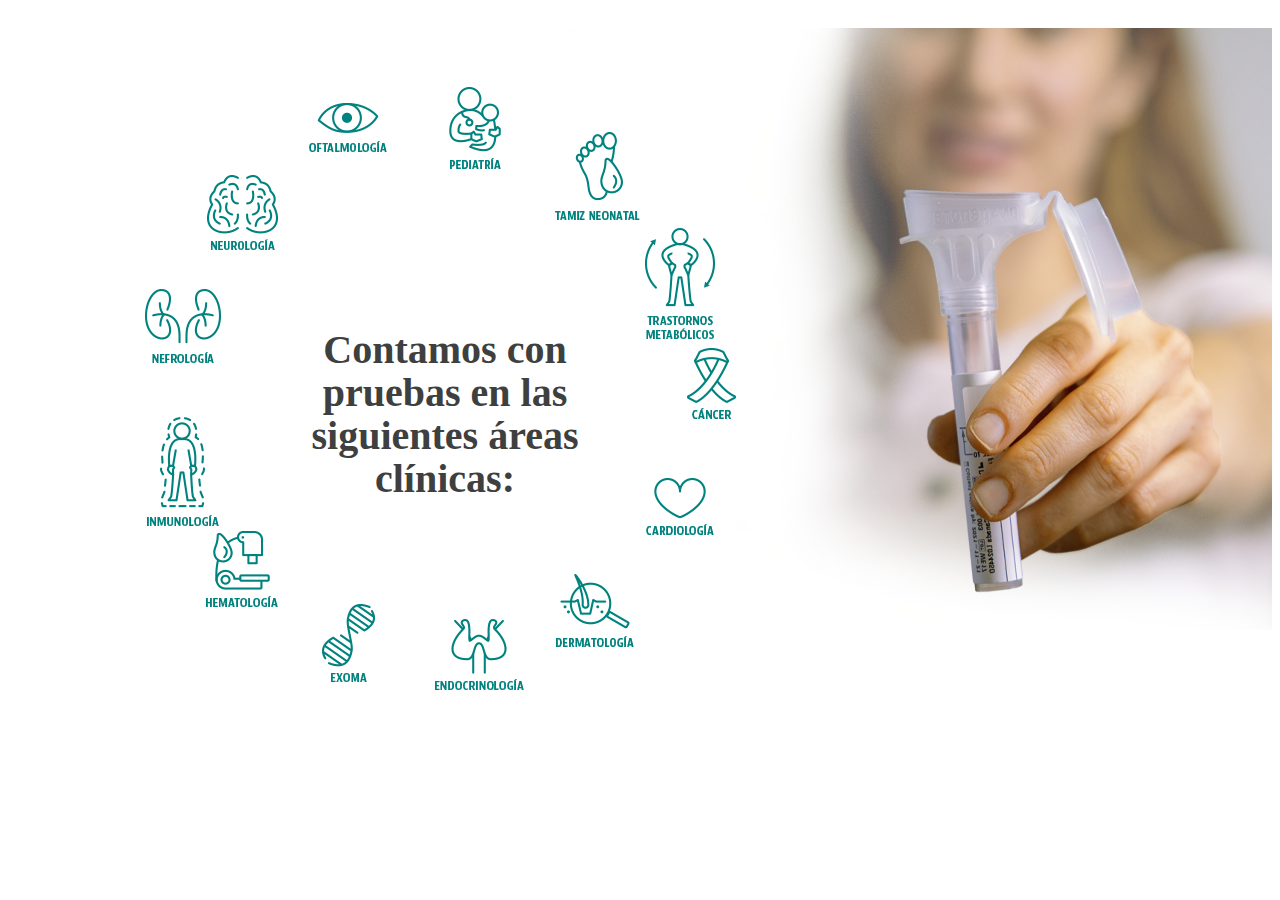
<file: pruebas_fer.html>
<!DOCTYPE html>
<html lang="en">
<head>
    <meta charset="UTF-8">
    <meta http-equiv="X-UA-Compatible" content="IE=edge">
    <meta name="viewport" content="width=device-width, initial-scale=1.0">
    <title>Document</title>
    <link rel="stylesheet" href="./assets/css/home/circle-carousel.css">
    <link rel="stylesheet" href="./assets/css/home/circle.css">
</head>
<body>
    <section class="d-xl-flex" id="services"
        style="background: url(&quot;assets/img/home/services/bg-woman-tube.png&quot;) right / auto no-repeat;height: 603px;margin-top: 80px;">
        <!-- Section buttons -->
        <section id="btns-baby">
            <div id="buttons-container">
                <div class="holderCircle">
                    <div class="dotCircle">
                        <span class="itemDot active itemDot1" data-tab="1">
                            <img src="assets/img/home/services/cancer.png" alt="cancer">
                        </span>
                        <span class="itemDot itemDot2" data-tab="2">
                            <img id="cardiologia" src="assets/img/home/services/cardiologia.png" alt="cardiologia">
                        </span>
                        <span class="itemDot itemDot3" data-tab="3">
                            <img src="assets/img/home/services/dermatologia.png" alt="dermatologia">
                        </span>
                        <span class="itemDot itemDot4" data-tab="4">
                            <img id="endocrinologia" src="assets/img/home/services/endocrinologia.png"
                                alt="endocrinologia">
                        </span>
                        <span class="itemDot itemDot5" data-tab="5">
                            <img src="assets/img/home/services/exoma.png" alt="exoma">
                        </span>
                        <span class="itemDot itemDot6" data-tab="6">
                            <img src="assets/img/home/services/hematologia.png" alt="hematologia">
                        </span>
                        <span class="itemDot itemDot7" data-tab="7">
                            <img src="assets/img/home/services/inmunologia.png" alt="inmunologia">
                        </span>
                        <span class="itemDot itemDot8" data-tab="8">
                            <img src="assets/img/home/services/nefrologia.png" alt="nefrologia">
                        </span>
                        <span class="itemDot itemDot9" data-tab="9">
                            <img src="assets/img/home/services/neurologia.png" alt="neurologia">
                        </span>
                        <span class="itemDot itemDot10" data-tab="10">
                            <img id="oftalmologia" src="assets/img/home/services/oftalmologia.png" alt="oftalmologia">
                        </span>
                        <span class="itemDot itemDot11" data-tab="11">
                            <img id="pediatria" src="assets/img/home/services/pediatria.png" alt="pediatria">
                        </span>
                        <span class="itemDot itemDot12" data-tab="12">
                            <img id="tamiz" src="assets/img/home/services/tamiz-recien-nacido.png"
                                alt="tamiz-recien-nacido">
                        </span>
                        <span class="itemDot itemDot13" data-tab="13">
                            <img src="assets/img/home/services/trastornos-metabolicos.png" alt="trastornos-metabolicos">
                        </span>
                    </div>

                    <div class="contentCircle">
                        <div class="CirItem active CirItem1">
                            <h1 id="carousel-title" class="sans-font-bold">
                                Contamos con pruebas en las siguientes áreas clínicas:
                            </h1>
                        </div>
                    </div>
                </div>
            </div>
        </section>
    </section>

<script src="./assets/js/jquery.min.js"></script>
<script src="./assets/js/circle.js"></script>
</body>
</html>
</file>
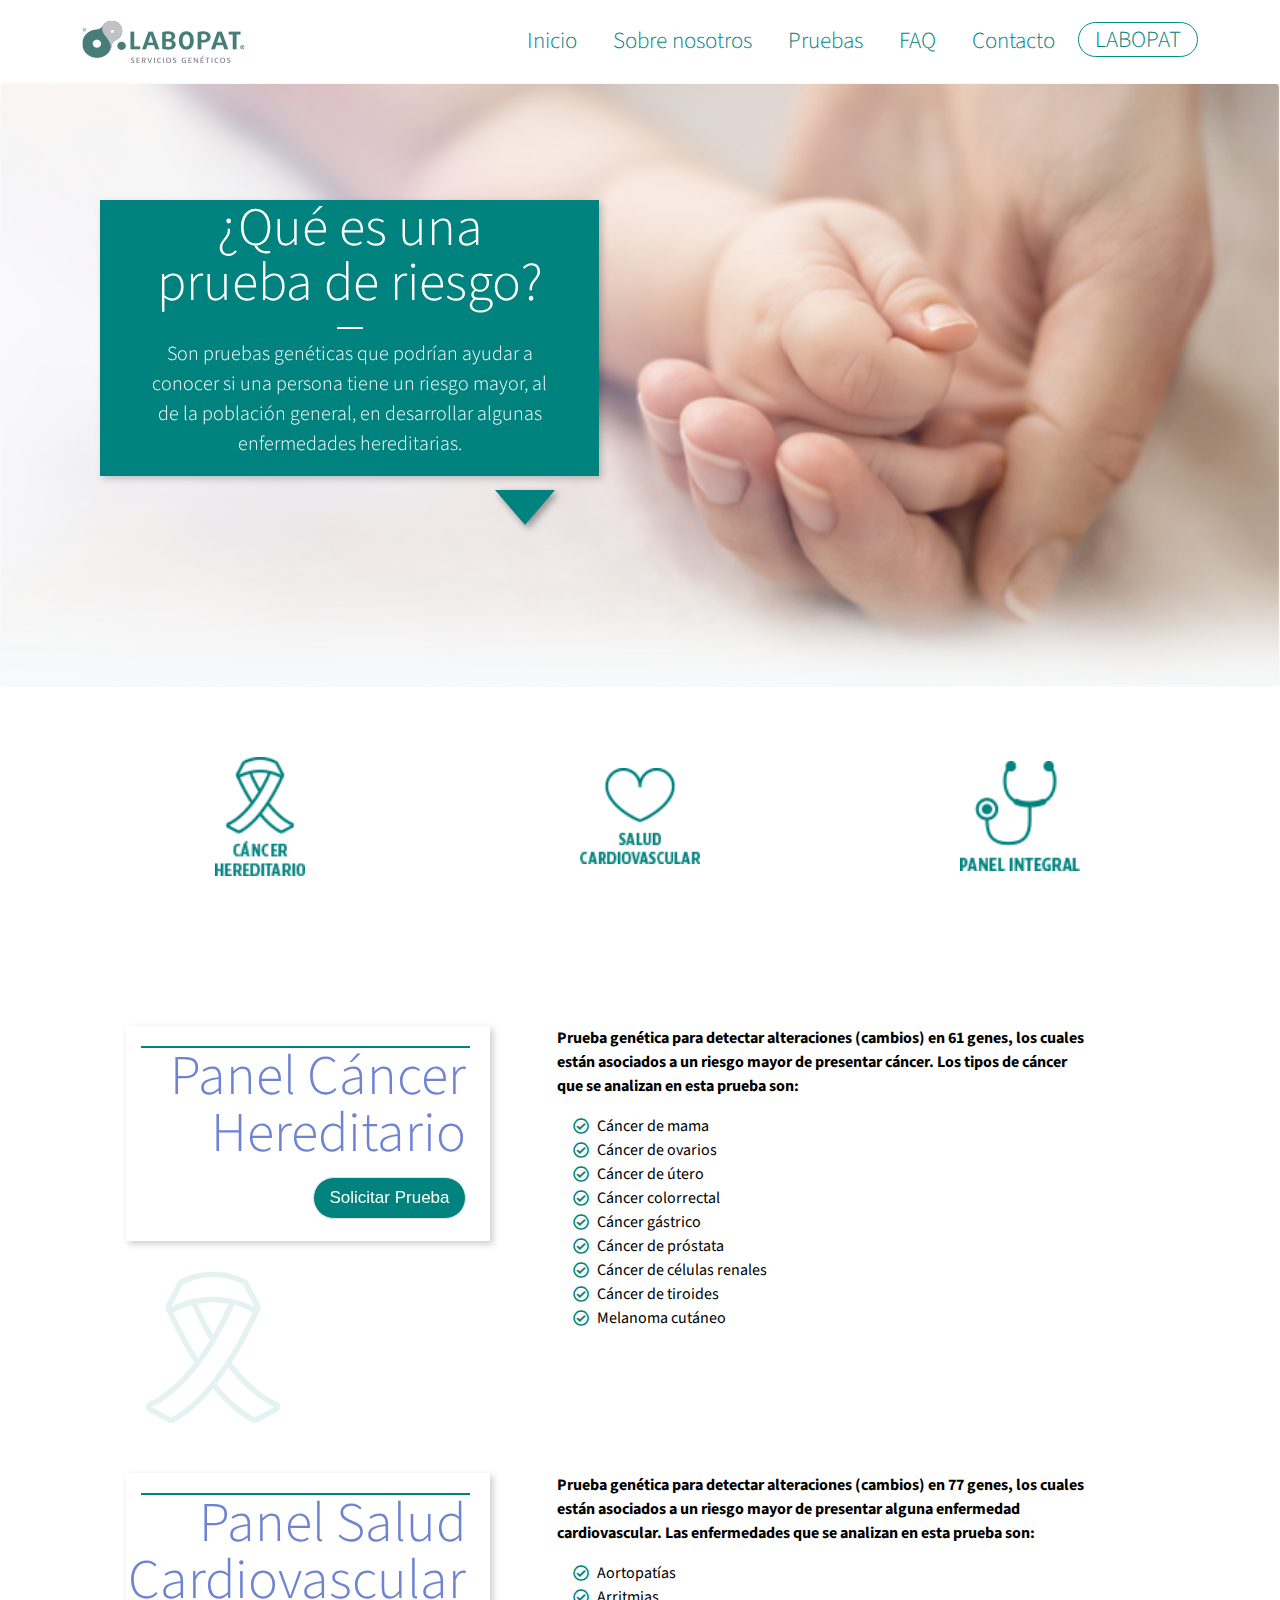
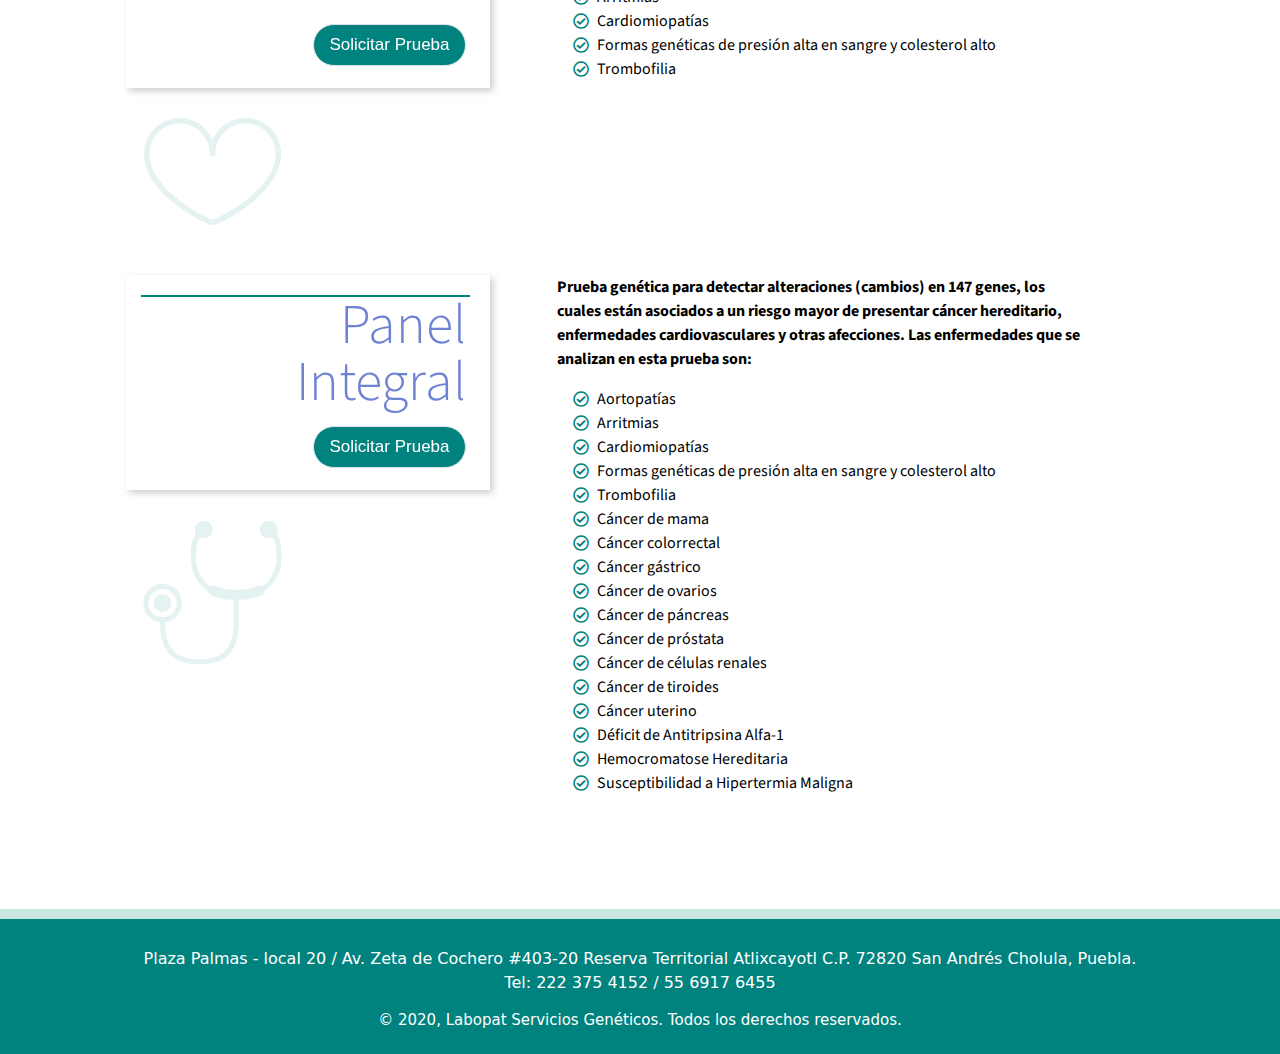
<file: risks_tests.html>
<!DOCTYPE html>
<html lang="en">

<head>
    <meta charset="utf-8">
    <link rel="icon" href="./assets/img/logo-and-ico/logo.ico" />
    <meta name="viewport" content="width=device-width, initial-scale=1.0, shrink-to-fit=no">
    <title>servicios-geneticos-bs</title>
    <link rel="stylesheet" href="assets/bootstrap/css/bootstrap.min.css">
    <link rel="stylesheet" href="https://fonts.googleapis.com/css?family=Source+Sans+Pro:300,400,700&amp;display=swap">
    <link rel="stylesheet" href="assets/fonts/fontawesome-all.min.css">
    <link rel="stylesheet" href="assets/css/fonts-and-colors.css">
    <link rel="stylesheet" href="assets/css/home/carousel.css">
    <link rel="stylesheet" href="assets/css/home/circle-carousel.css">
    <link rel="stylesheet" href="assets/css/home/circle.css">
    <link rel="stylesheet" href="assets/css/home/footer.css">
    <link rel="stylesheet" href="assets/css/home/modal.css">
    <link rel="stylesheet" href="assets/css/home/navbar.css">
    <link rel="stylesheet" href="assets/css/Paralax-Hero-Banner.css">
    <link rel="stylesheet" href="assets/css/Paralax-Hero-Banner-1.css">
    <link rel="stylesheet" href="assets/css/styles.css">
    <link rel="stylesheet" href="assets/css/Video-Parallax-Background-v2.css">
    <link rel="stylesheet" href="https://cdnjs.cloudflare.com/ajax/libs/animate.css/4.1.1/animate.min.css" />
</head>

<body class="animate__animated  animate__fadeIn">
    <nav class="navbar navbar-light navbar-expand-md navigation-clean" id="navbar">
        <div class="container"><img src="assets/img/logo-and-ico/logo-navbar.png"><button data-bs-toggle="collapse"
                class="navbar-toggler" data-bs-target="#navcol-1"><span class="visually-hidden">Toggle
                    navigation</span><span class="navbar-toggler-icon"></span></button>
                    <div class="collapse navbar-collapse" id="navcol-1"
                    style="font-family: 'Source Sans Pro', sans-serif;font-size: 23px;">
                    <ul class="navbar-nav ms-auto">
                        <li class="nav-item"><a class="nav-link" href="index.html"
                                style="font-family: 'Source Sans Pro', sans-serif;font-weight: 300;color: #00827E;text-align: center;">Inicio</a>
                        </li>
                        <li class="nav-item"><a class="nav-link" href="about_us.html"
                                style="font-family: 'Source Sans Pro', sans-serif;font-weight: 300;color: #00827E;text-align: center;">Sobre
                                nosotros</a></li>
                        <li class="nav-item dropdown">
                            <a class="nav-link dropdown-toggle" href="#" id="navbarDropdown" role="button"
                                data-bs-toggle="dropdown" aria-expanded="false"
                                style="font-family: 'Source Sans Pro', sans-serif;font-weight: 300;color: #00827E;text-align: center;">
                                Pruebas
                            </a>
                            <ul class="dropdown-menu" aria-labelledby="navbarDropdown">
                                <li><a class="dropdown-item" href="risks_tests.html"
                                        style="font-family: 'Source Sans Pro', sans-serif;font-weight: 500;color: #00827E;text-align: center;">Prueba
                                        de riesgo</a></li>
                                <li><a class="dropdown-item" href="tests.html"
                                        style="font-family: 'Source Sans Pro', sans-serif;font-weight: 500;color: #00827E;text-align: center;">Prueba
                                        de diagnóstico</a></li>
                                <li><a class="dropdown-item" href="cancer_tests.html"
                                        style="font-family: 'Source Sans Pro', sans-serif;font-weight: 500;color: #00827E;text-align: center;">Prueba
                                        de cáncer</a></li>
                                <li><a class="dropdown-item" href="#"
                                        style="font-family: 'Source Sans Pro', sans-serif;font-weight: 500;color: #00827E;text-align: center;">Salud
                                        reproductiva</a></li>
    
                            </ul>
                        </li>
                        <li class="nav-item"><a class="nav-link" href="#"
                                style="color: #00827E;font-family: 'Source Sans Pro', sans-serif;font-weight: 300;text-align: center;">FAQ</a>
                        </li>
                        <li class="nav-item"><a class="nav-link" href="#"
                                style="color: #00827E;font-family: 'Source Sans Pro', sans-serif;font-weight: 300;text-align: center;">Contacto</a>
                        </li>
                        <li class="nav-item" style="text-align: center;"><button class="btn btn-primary border rounded-pill"
                                type="button"
                                style="font-family: 'Source Sans Pro', sans-serif;font-weight: 300;color: var(--bluegreen);background-color: transparent!important;width: 120px;font-size: 23px;height: 35px;padding: 0 0;margin-top: 6px;margin-left: 5px;">LABOPAT</button>
                        </li>
                    </ul>
    
                </div>
        </div>
    </nav>
    <div class="bg-light border rounded border-light hero-technology jumbotron py-5 px-4" id="risk_banner"
        style="height: 604px;">
        <div class="d-flex d-xl-flex flex-column justify-content-center align-items-center justify-content-xl-center align-items-xl-center"
            id="conoce-pruebas-risk" style="font-family: 'Source Sans Pro', sans-serif;padding: 0px 44px;">
            <p class="hero-title"
                style="font-size: 54px;font-family: 'Source Sans Pro', sans-serif;text-align: center;line-height: 55px;">
                ¿Qué es una prueba de riesgo?</p>
            <div id="barra"></div>
            <p id="text-risk-banner" style="margin-top: 10px;font-size: 17px;">Son pruebas genéticas que podrían ayudar
                a conocer si una persona tiene un riesgo mayor, al de la población general, en desarrollar algunas
                enfermedades hereditarias.</p>
            <div id="arrow-risk" class="animate__animated animate__infinite animate__fadeInDown infinite"
                style="color: var(--orange);--animate-duration: 1.5s;"></div>
        </div>
    </div>
    <div id="images" style="margin-top: 70px;">
        <div class="container">
            <div class="row">
                <div class="col-md-4 d-xl-flex justify-content-xl-center align-items-xl-center icons_risk_tests"><img
                        src="assets/img/tests/risk_tests/cancer.png" style="width: 90px;"></div>
                <div class="col-md-4 d-xl-flex justify-content-xl-center align-items-xl-center icons_risk_tests"><img
                        src="assets/img/tests/risk_tests/cardiovascular.png" style="width: 120px;"></div>
                <div class="col-md-4 d-xl-flex justify-content-xl-center align-items-xl-center icons_risk_tests"><img
                        src="assets/img/tests/risk_tests/panel_integral.png" style="width: 120px;"></div>
            </div>
        </div>
    </div>
    <div id="tests-table" style="margin-top: 100px;margin-bottom: 100px;">
        <div class="container">
            <div class="row" id="row-1" style="margin-bottom: 50px;">
                <div class="col-md-6 col-xl-5 d-xl-flex flex-column justify-content-xl-start align-items-xl-center">
                    <div id="left-card" class="cards-risks" style="padding-right: 24px;">
                        <div id="pleca" style="margin-top: 20px;margin-left: 15px;"></div>
                        <h1 id="left-card-title">Panel Cáncer Hereditario</h1>
                        <div class="d-xl-flex justify-content-xl-end btns-risks" style="margin-top: 15px;"><button
                                class="btn border rounded-pill btn-orange bernina-narrow-light" type="button"
                                style="padding: 7px 15px;font-size: 17px;background: var(--bluegreen);color: var(--white);">Solicitar
                                Prueba<br></button></div>
                    </div><img class="big-icons" src="assets/img/risk_tests/icon_cancer.png"
                        style="margin-top: 30px;margin-left: -190px;">
                </div>
                <div class="col-md-6 col-xl-7">
                    <div>
                        <div class="row">
                            <div class="col-xl-10">
                                <div>
                                    <p id="risk-test-p">Prueba genética para detectar alteraciones (cambios) en 61
                                        genes, los cuales están asociados a un riesgo mayor de presentar cáncer. Los
                                        tipos de cáncer que se analizan en esta prueba son:</p>
                                </div>
                            </div>
                        </div>
                        <div class="row">
                            <div class="col-xl-12">
                                <ul class="list-unstyled fa-ul">
                                    <li><i class="far fa-check-circle fa-li text-primary"></i>Cáncer de mama</li>
                                    <li><i class="far fa-check-circle fa-li text-primary"
                                            style="color: var(--bluegreen);"></i>Cáncer de ovarios</li>
                                    <li><i class="far fa-check-circle fa-li text-primary"
                                            style="color: var(--bluegreen);"></i>Cáncer de útero</li>
                                    <li><i class="far fa-check-circle fa-li text-primary"></i>Cáncer colorrectal</li>
                                    <li><i class="far fa-check-circle fa-li text-primary"
                                            style="color: var(--bluegreen);"></i>Cáncer gástrico</li>
                                    <li><i class="far fa-check-circle fa-li text-primary"
                                            style="color: var(--bluegreen);"></i>Cáncer de próstata</li>
                                    <li><i class="far fa-check-circle fa-li text-primary"></i>Cáncer de células renales
                                    </li>
                                    <li><i class="far fa-check-circle fa-li text-primary"
                                            style="color: var(--bluegreen);"></i>Cáncer de tiroides</li>
                                    <li><i class="far fa-check-circle fa-li text-primary"
                                            style="color: var(--bluegreen);"></i>Melanoma cutáneo</li>
                                </ul>
                            </div>
                        </div>
                    </div>
                </div>
            </div>
            <div class="row" id="row-2" style="margin-bottom: 50px;">
                <div class="col-md-6 col-xl-5 d-xl-flex flex-column justify-content-xl-start align-items-xl-center">
                    <div id="left-card" class="cards-risks" style="padding-right: 24px;">
                        <div id="pleca" style="margin-top: 20px;margin-left: 15px;"></div>
                        <h1 id="left-card-title">Panel Salud Cardiovascular</h1>
                        <div class="d-xl-flex justify-content-xl-end btns-risks" style="margin-top: 15px;"><button
                                class="btn border rounded-pill btn-orange bernina-narrow-light" type="button"
                                style="padding: 7px 15px;font-size: 17px;background: var(--bluegreen);color: var(--white);">Solicitar
                                Prueba<br></button></div>
                    </div><img class="big-icons" src="assets/img/risk_tests/icon_health.png"
                        style="margin-top: 30px;margin-left: -190px;">
                </div>
                <div class="col-md-6 col-xl-7">
                    <div>
                        <div class="row">
                            <div class="col-xl-10">
                                <div>
                                    <p id="risk-test-p">Prueba genética para detectar alteraciones (cambios) en 77
                                        genes, los cuales están asociados a un riesgo mayor de presentar alguna
                                        enfermedad cardiovascular. Las enfermedades que se analizan en esta prueba son:
                                    </p>
                                </div>
                            </div>
                        </div>
                        <div class="row">
                            <div class="col-xl-12">
                                <ul class="list-unstyled fa-ul">
                                    <li><i class="far fa-check-circle fa-li text-primary"></i>Aortopatías</li>
                                    <li><i class="far fa-check-circle fa-li text-primary"
                                            style="color: var(--bluegreen);"></i>Arritmias</li>
                                    <li><i class="far fa-check-circle fa-li text-primary"
                                            style="color: var(--bluegreen);"></i>Cardiomiopatías</li>
                                    <li><i class="far fa-check-circle fa-li text-primary"></i>Formas genéticas de
                                        presión alta en sangre y colesterol alto</li>
                                    <li><i class="far fa-check-circle fa-li text-primary"
                                            style="color: var(--bluegreen);"></i>Trombofilia</li>
                                </ul>
                            </div>
                        </div>
                    </div>
                </div>
            </div>
            <div class="row" id="row-3" style="margin-bottom: 50px;">
                <div class="col-md-6 col-xl-5 d-xl-flex flex-column justify-content-xl-start align-items-xl-center">
                    <div id="left-card" class="cards-risks" style="padding-right: 24px;">
                        <div id="pleca" style="margin-top: 20px;margin-left: 15px;"></div>
                        <h1 id="left-card-title" style="padding-left: 100px;">Panel Integral</h1>
                        <div class="d-xl-flex justify-content-xl-end btns-risks" style="margin-top: 15px;"><button
                                class="btn border rounded-pill btn-orange bernina-narrow-light" type="button"
                                style="padding: 7px 15px;font-size: 17px;background: var(--bluegreen);color: var(--white);">Solicitar
                                Prueba<br></button></div>
                    </div><img class="big-icons" src="assets/img/risk_tests/icon_doc.png"
                        style="margin-top: 30px;margin-left: -190px;">
                </div>
                <div class="col-md-6 col-xl-7">
                    <div>
                        <div class="row">
                            <div class="col-xl-10">
                                <div>
                                    <p id="risk-test-p">Prueba genética para detectar alteraciones (cambios) en 147
                                        genes, los cuales están asociados a un riesgo mayor de presentar cáncer
                                        hereditario, enfermedades cardiovasculares y otras afecciones. Las enfermedades
                                        que se analizan en esta prueba son:<br></p>
                                </div>
                            </div>
                        </div>
                        <div class="row">
                            <div class="col-xl-12">
                                <ul class="list-unstyled fa-ul">
                                    <li><i class="far fa-check-circle fa-li text-primary"></i>Aortopatías</li>
                                    <li><i class="far fa-check-circle fa-li text-primary"
                                            style="color: var(--bluegreen);"></i>Arritmias</li>
                                    <li><i class="far fa-check-circle fa-li text-primary"
                                            style="color: var(--bluegreen);"></i>Cardiomiopatías</li>
                                    <li><i class="far fa-check-circle fa-li text-primary"></i>Formas genéticas de
                                        presión alta en sangre y colesterol alto</li>
                                    <li><i class="far fa-check-circle fa-li text-primary"
                                            style="color: var(--bluegreen);"></i>Trombofilia</li>
                                    <li><i class="far fa-check-circle fa-li text-primary"></i>Cáncer de mama<br></li>
                                    <li><i class="far fa-check-circle fa-li text-primary"
                                            style="color: var(--bluegreen);"></i>Cáncer colorrectal</li>
                                    <li><i class="far fa-check-circle fa-li text-primary"></i>Cáncer&nbsp;gástrico</li>
                                    <li><i class="far fa-check-circle fa-li text-primary"
                                            style="color: var(--bluegreen);"></i>Cáncer de ovarios</li>
                                    <li><i class="far fa-check-circle fa-li text-primary"></i>Cáncer de páncreas</li>
                                    <li><i class="far fa-check-circle fa-li text-primary"
                                            style="color: var(--bluegreen);"></i>Cáncer de próstata</li>
                                    <li><i class="far fa-check-circle fa-li text-primary"></i>Cáncer de células renales
                                    </li>
                                    <li><i class="far fa-check-circle fa-li text-primary"
                                            style="color: var(--bluegreen);"></i>Cáncer de tiroides</li>
                                    <li><i class="far fa-check-circle fa-li text-primary"></i>Cáncer uterino</li>
                                    <li><i class="far fa-check-circle fa-li text-primary"
                                            style="color: var(--bluegreen);"></i>Déficit de Antitripsina Alfa-1</li>
                                    <li><i class="far fa-check-circle fa-li text-primary"></i>Hemocromatose Hereditaria
                                    </li>
                                    <li><i class="far fa-check-circle fa-li text-primary"
                                            style="color: var(--bluegreen);"></i>Susceptibilidad a Hipertermia Maligna
                                    </li>
                                </ul>
                            </div>
                        </div>
                    </div>
                </div>
            </div>
        </div>
    </div>
    <footer>
        <div id="bar"></div>
        <div>
            <p>
                Plaza Palmas - local 20 / Av. Zeta de Cochero #403-20 Reserva Territorial Atlixcayotl C.P. 72820 San
                Andrés Cholula, Puebla. <br>
                Tel: 222 375 4152 / 55 6917 6455
            </p>
            <h5>
                © 2020, Labopat Servicios Genéticos. Todos los derechos reservados.
            </h5>
        </div>
    </footer>
    <script src="assets/js/jquery.min.js"></script>
    <script src="assets/bootstrap/js/bootstrap.min.js"></script>
    <script src="assets/js/circle.js"></script>
    <script src="assets/js/Paralax-Hero-Banner.js"></script>
    <script src="assets/js/Video-Parallax-Background-v2.js"></script>
</body>

</html>
</file>
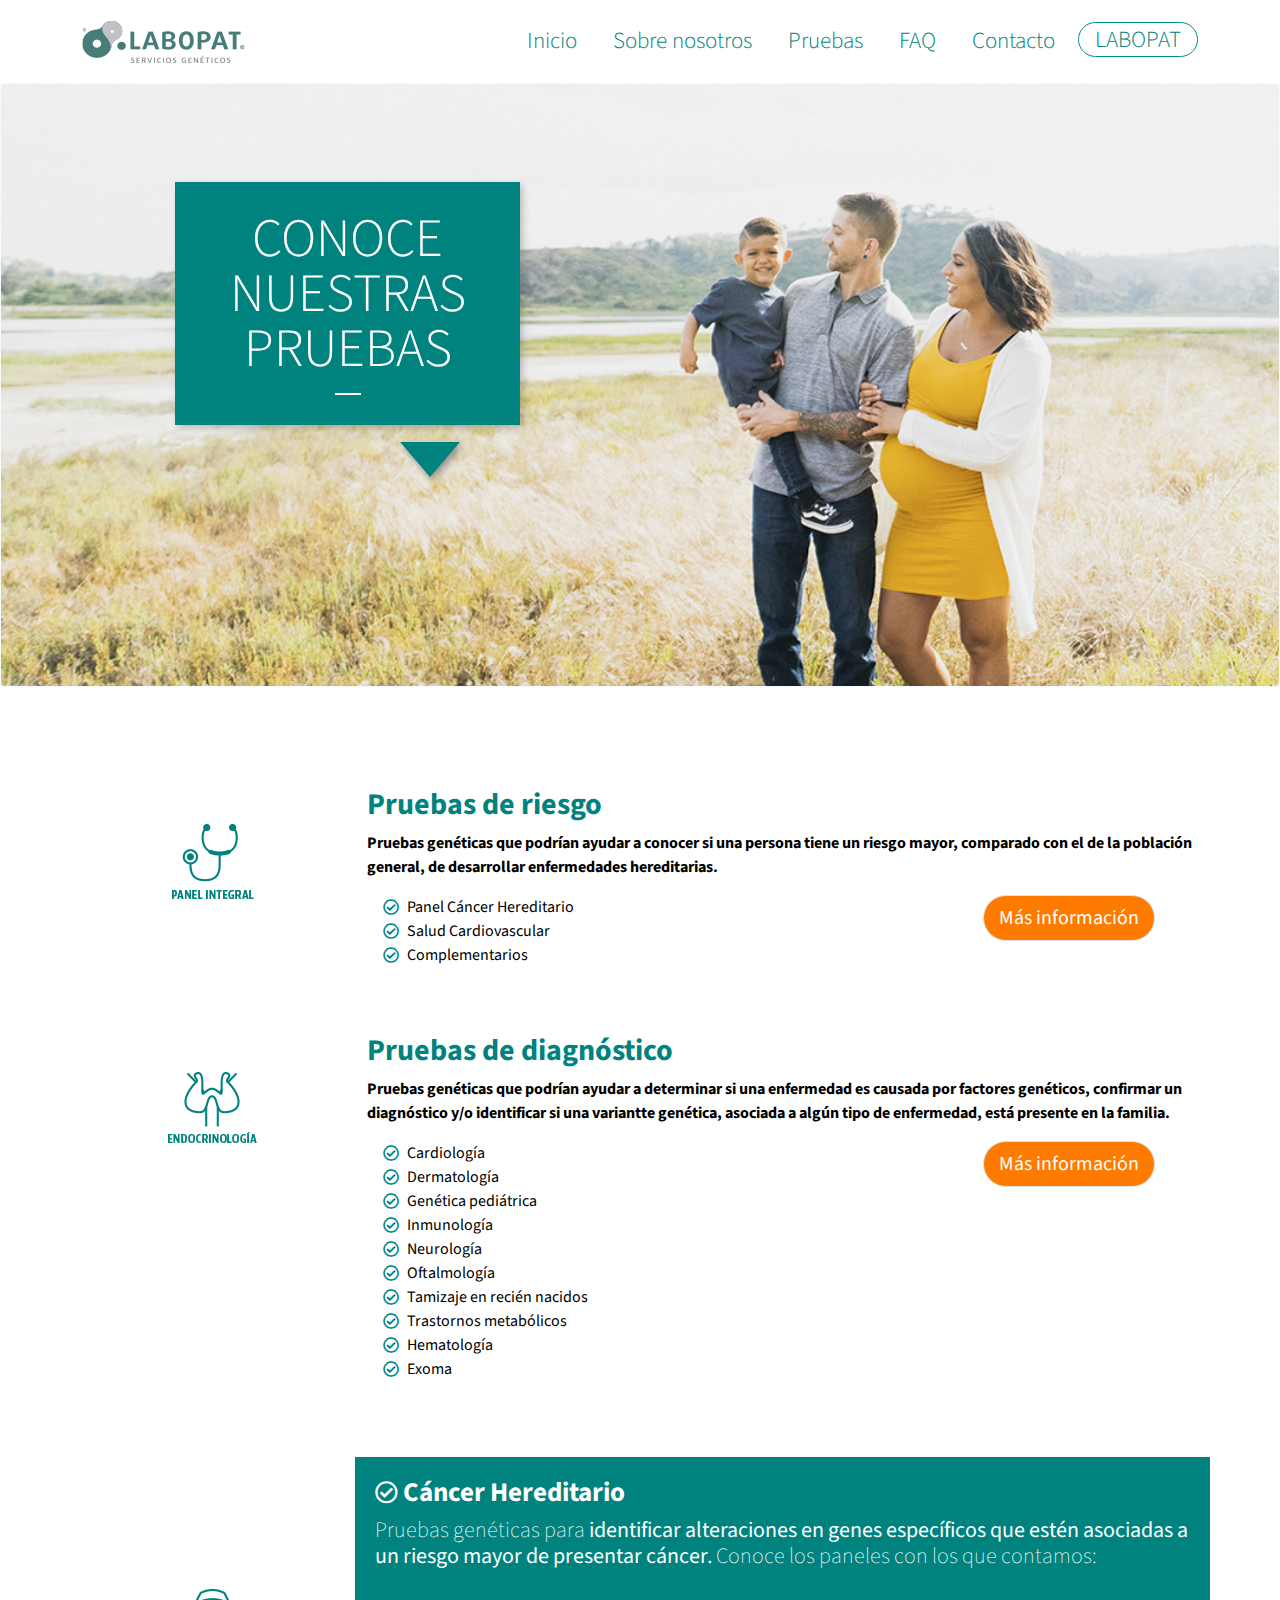
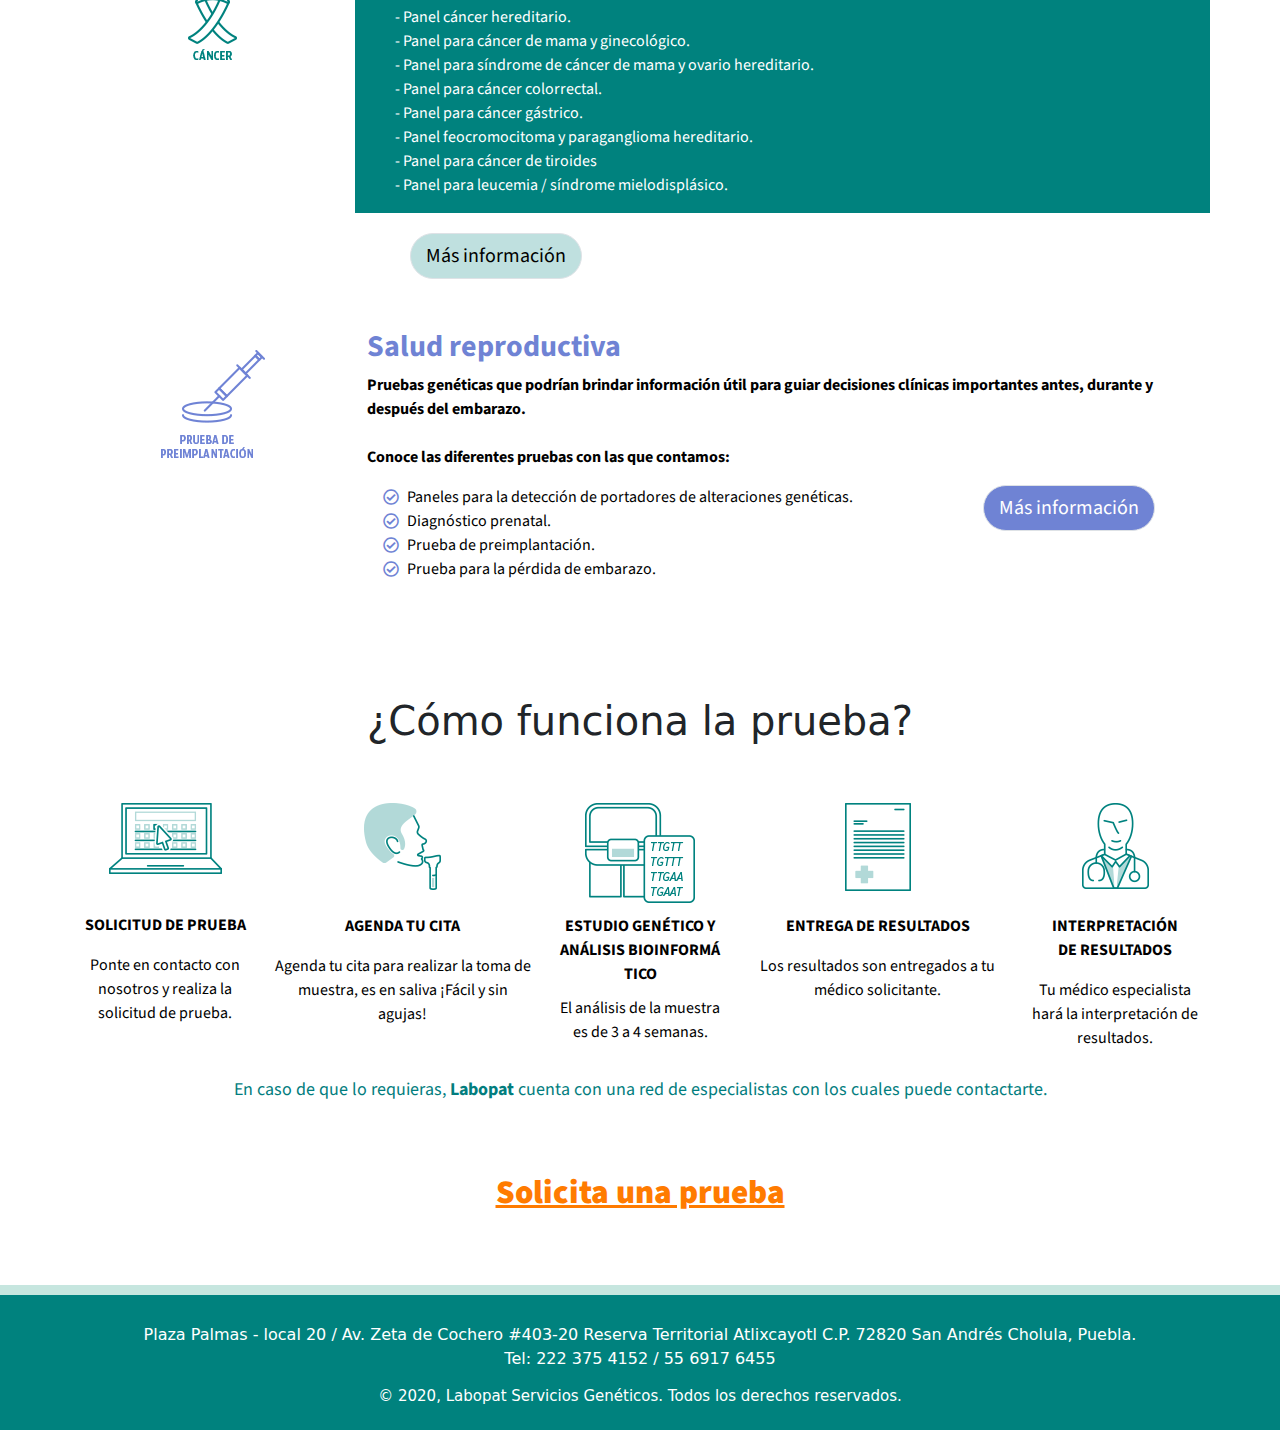
<file: tests.html>
<!DOCTYPE html>
<html lang="en">

<head>
    <meta charset="utf-8">
    <link rel="icon" href="./assets/img/logo-and-ico/logo.ico" />
    <meta name="viewport" content="width=device-width, initial-scale=1.0, shrink-to-fit=no">
    <title>servicios-geneticos-bs</title>
    <!-- Animate CSS -->
    <link rel="stylesheet" href="https://cdnjs.cloudflare.com/ajax/libs/animate.css/4.1.1/animate.min.css" />
    <link rel="stylesheet" href="assets/bootstrap/css/bootstrap.min.css">
    <link rel="stylesheet" href="https://fonts.googleapis.com/css?family=Source+Sans+Pro:300,400,700&amp;display=swap">
    <link rel="stylesheet" href="assets/fonts/fontawesome-all.min.css">
    <link rel="stylesheet" href="assets/css/fonts-and-colors.css">
    <link rel="stylesheet" href="assets/css/home/carousel.css">
    <link rel="stylesheet" href="assets/css/home/circle-carousel.css">
    <link rel="stylesheet" href="assets/css/home/circle.css">
    <link rel="stylesheet" href="assets/css/home/footer.css">
    <link rel="stylesheet" href="assets/css/home/modal.css">
    <link rel="stylesheet" href="assets/css/home/navbar.css">
    <link rel="stylesheet" href="assets/css/Paralax-Hero-Banner.css">
    <link rel="stylesheet" href="assets/css/Paralax-Hero-Banner-1.css">
    <link rel="stylesheet" href="assets/css/styles.css">
    <link rel="stylesheet" href="assets/css/Video-Parallax-Background-v2.css">
</head>

<body class="animate__animated  animate__fadeIn">
    <nav class="navbar navbar-light navbar-expand-md navigation-clean" id="navbar">
        <div class="container"><img src="assets/img/logo-and-ico/logo-navbar.png"><button data-bs-toggle="collapse"
                class="navbar-toggler" data-bs-target="#navcol-1"><span class="visually-hidden">Toggle
                    navigation</span><span class="navbar-toggler-icon"></span></button>
                    <div class="collapse navbar-collapse" id="navcol-1"
                    style="font-family: 'Source Sans Pro', sans-serif;font-size: 23px;">
                    <ul class="navbar-nav ms-auto">
                        <li class="nav-item"><a class="nav-link" href="index.html"
                                style="font-family: 'Source Sans Pro', sans-serif;font-weight: 300;color: #00827E;text-align: center;">Inicio</a>
                        </li>
                        <li class="nav-item"><a class="nav-link" href="about_us.html"
                                style="font-family: 'Source Sans Pro', sans-serif;font-weight: 300;color: #00827E;text-align: center;">Sobre
                                nosotros</a></li>
                        <li class="nav-item dropdown">
                            <a class="nav-link dropdown-toggle" href="#" id="navbarDropdown" role="button"
                                data-bs-toggle="dropdown" aria-expanded="false"
                                style="font-family: 'Source Sans Pro', sans-serif;font-weight: 300;color: #00827E;text-align: center;">
                                Pruebas
                            </a>
                            <ul class="dropdown-menu" aria-labelledby="navbarDropdown">
                                <li><a class="dropdown-item" href="risks_tests.html"
                                        style="font-family: 'Source Sans Pro', sans-serif;font-weight: 500;color: #00827E;text-align: center;">Prueba
                                        de riesgo</a></li>
                                <li><a class="dropdown-item" href="tests.html"
                                        style="font-family: 'Source Sans Pro', sans-serif;font-weight: 500;color: #00827E;text-align: center;">Prueba
                                        de diagnóstico</a></li>
                                <li><a class="dropdown-item" href="cancer_tests.html"
                                        style="font-family: 'Source Sans Pro', sans-serif;font-weight: 500;color: #00827E;text-align: center;">Prueba
                                        de cáncer</a></li>
                                <li><a class="dropdown-item" href="#"
                                        style="font-family: 'Source Sans Pro', sans-serif;font-weight: 500;color: #00827E;text-align: center;">Salud
                                        reproductiva</a></li>
    
                            </ul>
                        </li>
                        <li class="nav-item"><a class="nav-link" href="#"
                                style="color: #00827E;font-family: 'Source Sans Pro', sans-serif;font-weight: 300;text-align: center;">FAQ</a>
                        </li>
                        <li class="nav-item"><a class="nav-link" href="#"
                                style="color: #00827E;font-family: 'Source Sans Pro', sans-serif;font-weight: 300;text-align: center;">Contacto</a>
                        </li>
                        <li class="nav-item" style="text-align: center;"><button class="btn btn-primary border rounded-pill"
                                type="button"
                                style="font-family: 'Source Sans Pro', sans-serif;font-weight: 300;color: var(--bluegreen);background-color: transparent!important;width: 120px;font-size: 23px;height: 35px;padding: 0 0;margin-top: 6px;margin-left: 5px;">LABOPAT</button>
                        </li>
                    </ul>
    
                </div>
        </div>
    </nav>
    <div class="bg-light border rounded border-light hero-technology jumbotron py-5 px-4" id="tests_banner"
        style="height: 604px;">
        <div class="d-flex d-xl-flex flex-column justify-content-center align-items-center justify-content-xl-center align-items-xl-center"
            id="conoce-pruebas" style="font-family: 'Source Sans Pro', sans-serif;">
            <p class="hero-title"
                style="font-size: 54px;font-family: 'Source Sans Pro', sans-serif;text-align: center;line-height: 55px;">
                CONOCE NUESTRAS PRUEBAS</p>
            <div id="barra"></div>
            <div id="arrow-test" class="animate__animated animate__infinite animate__fadeInDown infinite"
                style="--animate-duration: 1.5s;">
            </div>
        </div>
    </div>
    <div id="tests-table" style="margin-top: 100px;margin-bottom: 100px;">
        <div class="container">
            <div class="row" id="row-1" style="margin-bottom: 50px;">
                <div class="col-md-6 col-xl-3 d-xl-flex justify-content-xl-center align-items-xl-center"
                    style="height: 150px;" id="risk_tests_img">
                    <img class="icons-tests animate__animated animate__infinite animate__fadeIn infinite" src="assets/img/tests/risk_tests/panel_integral.png"
                        style="--animate-duration: 3s;">
                </div>
                <div class="col-md-6 col-xl-9">
                    <div>
                        <div class="row">
                            <div class="col">
                                <div>
                                    <h1 id="risk-test-heading">Pruebas de riesgo</h1>
                                    <p id="risk-test-p">Pruebas genéticas que podrían ayudar a conocer si una persona
                                        tiene un riesgo mayor, comparado con el de la población general, de desarrollar
                                        enfermedades hereditarias.</p>
                                </div>
                            </div>
                        </div>
                        <div class="row">
                            <div class="col-xl-8">
                                <ul class="list-unstyled fa-ul">
                                    <li><i class="far fa-check-circle fa-li text-primary"></i>Panel Cáncer Hereditario
                                    </li>
                                    <li><i class="far fa-check-circle fa-li text-primary"
                                            style="color: var(--bluegreen);"></i>Salud Cardiovascular</li>
                                    <li><i class="far fa-check-circle fa-li text-primary"
                                            style="color: var(--bluegreen);"></i>Complementarios</li>
                                </ul>
                            </div>
                            <div class="col d-xl-flex justify-content-xl-center align-items-xl-start col-btns-tests"
                                style="text-align: center;"><button class="btn border rounded-pill btn-orange"
                                    type="button"
                                    style="padding: 7px 15px;font-size: 20px;background: var(--orange);color: var(--white);font-family: 'Source Sans Pro', sans-serif;">Más
                                    información</button></div>
                        </div>
                    </div>
                </div>
            </div>
            <div class="row" id="row-2" style="margin-bottom: 40px;">
                <div class="col-md-6 col-xl-3 d-xl-flex justify-content-xl-center align-items-xl-center"
                    style="height: 150px;" id="diagnostics_test_img">
                    <img class="icons-tests animate__animated animate__infinite animate__fadeIn infinite"
                        src="assets/img/home/services/endocrinologia.png" style="--animate-duration: 3s;">
                </div>
                <div class="col-md-6 col-xl-9">
                    <div>
                        <div class="row">
                            <div class="col">
                                <div>
                                    <h1 id="risk-test-heading-1">Pruebas de diagnóstico</h1>
                                    <p id="risk-test-p-1">Pruebas genéticas que podrían ayudar a determinar si una
                                        enfermedad es causada por factores genéticos, confirmar un diagnóstico y/o
                                        identificar si una variantte genética, asociada a algún tipo de enfermedad, está
                                        presente en la familia.</p>
                                </div>
                            </div>
                        </div>
                        <div class="row">
                            <div class="col-xl-8">
                                <ul class="list-unstyled fa-ul">
                                    <li>Ca<i class="far fa-check-circle fa-li text-primary"></i>rdiología</li>
                                    <li><i class="far fa-check-circle fa-li text-primary"
                                            style="color: var(--bluegreen);"></i>Dermatología</li>
                                    <li><i class="far fa-check-circle fa-li text-primary"
                                            style="color: var(--bluegreen);"></i>Genética pediátrica</li>
                                    <li><i class="far fa-check-circle fa-li text-primary"
                                            style="color: var(--bluegreen);"></i>Inmunología</li>
                                    <li><i class="far fa-check-circle fa-li text-primary"
                                            style="color: var(--bluegreen);"></i>Neurología</li>
                                    <li><i class="far fa-check-circle fa-li text-primary"
                                            style="color: var(--bluegreen);"></i>Oftalmología</li>
                                    <li><i class="far fa-check-circle fa-li text-primary"
                                            style="color: var(--bluegreen);"></i>Tamizaje en recién nacidos</li>
                                    <li><i class="far fa-check-circle fa-li text-primary"
                                            style="color: var(--bluegreen);"></i>Trastornos metabólicos</li>
                                    <li><i class="far fa-check-circle fa-li text-primary"
                                            style="color: var(--bluegreen);"></i>Hematología</li>
                                    <li><i class="far fa-check-circle fa-li text-primary"
                                            style="color: var(--bluegreen);"></i>Exoma</li>
                                </ul>
                            </div>
                            <div class="col d-xl-flex justify-content-xl-center align-items-xl-start col-btns-tests"
                                style="text-align: center;"><button class="btn border rounded-pill btn-orange"
                                    type="button"
                                    style="padding: 7px 15px;font-size: 20px;background: var(--orange);color: var(--white);font-family: 'Source Sans Pro', sans-serif;">Más
                                    información<br></button></div>
                        </div>
                    </div>
                </div>
            </div>
            <div class="row" id="row-3" style="margin-bottom: 50px;">
                <div class="col-md-6 col-xl-3 d-xl-flex justify-content-xl-center align-items-xl-center"><img
                        class="icons-tests" src="assets/img/home/services/cancer.png"></div>
                <div class="col-md-6 col-xl-9" style="background: var(--bluegreen);margin-top: 20px;">
                    <div style="background: var(--bluegreen);color: var(--white);">
                        <div class="row">
                            <div class="col" style="padding: 20px;">
                                <div>
                                    <h1 id="risk-test-heading-2" style="color: var(--white);font-size: 27px;"><i
                                            class="far fa-check-circle" style="font-size: 23px;"></i>&nbsp;Cáncer
                                        Hereditario</h1>
                                    <p id="risk-test-p-2"
                                        style="color: var(--white);font-size: 22px;font-family: 'Source Sans Pro', sans-serif;">
                                        Pruebas genéticas para<strong> identificar alteraciones en genes específicos que
                                            estén asociadas a un riesgo mayor de presentar cáncer.</strong> Conoce los
                                        paneles con los que contamos:</p>
                                </div>
                            </div>
                        </div>
                        <div class="row">
                            <div class="col-xl-10" style="padding-left: 0px;padding-right: 33px;">
                                <ul class="list-unstyled fa-ul" id="list-cancer-her">
                                    <li style="color: var(--white);">- Panel cáncer hereditario.</li>
                                    <li style="color: var(--white);">- Panel para cáncer de mama y ginecológico.</li>
                                    <li style="color: var(--white);">- Panel para síndrome de cáncer de mama y ovario
                                        hereditario.</li>
                                    <li style="color: var(--white);">- Panel para cáncer colorrectal.</li>
                                    <li style="color: var(--white);">- Panel para cáncer gástrico.</li>
                                    <li style="color: var(--white);">- Panel feocromocitoma y paraganglioma hereditario.
                                    </li>
                                    <li style="color: var(--white);">- Panel para cáncer de tiroides</li>
                                    <li style="color: var(--white);">- Panel para leucemia / síndrome mielodisplásico.
                                    </li>
                                </ul>
                            </div>
                        </div>
                    </div>
                </div>
                <style>
                    @media only screen and (min-width: 600px) {
                        #btn-biop-liq {
                            margin-left: 325px;
                        }
                    }

                </style>
                <div id="btn-biop-liq"
                    class="col d-xl-flex justify-content-xl-start align-items-xl-start col-btns-tests"
                    style="text-align: center;background: var(--white);padding-top: 20px;"><button
                        class="btn border rounded-pill btn-orange" type="button"
                        style="padding: 7px 15px;font-size: 20px;background: rgba(0,130,126,0.25);color: var(--black);font-family: 'Source Sans Pro', sans-serif;">Más
                        información<br></button></div>
            </div>
            <div class="row" id="row-4">
                <div class="col-md-6 col-xl-3 d-xl-flex justify-content-xl-center align-items-xl-center"
                    style="height: 150px;" id="reproductive_health_img">
                    <img class="icons-tests animate__animated animate__infinite animate__fadeIn infinite"
                        src="assets/img/tests/reproductive_health/preimplantacion.png" style="--animate-duration: 3s;">
                </div>
                <div class="col-md-6 col-xl-9">
                    <div>
                        <div class="row">
                            <div class="col">
                                <div>
                                    <h1 id="risk-test-heading-3">Salud reproductiva</h1>
                                    <p id="risk-test-p-3">Pruebas genéticas que podrían brindar información útil para
                                        guiar decisiones clínicas importantes antes, durante y después del
                                        embarazo.<br><br>Conoce las diferentes pruebas con las que contamos:<br></p>
                                </div>
                            </div>
                        </div>
                        <div class="row">
                            <div class="col-xl-8">
                                <ul class="list-unstyled fa-ul" id="list-health">
                                    <li><i class="far fa-check-circle fa-li text-primary"
                                            style="color: var(--main-color)!important;"></i>Paneles para la detección de
                                        portadores de alteraciones genéticas.</li>
                                    <li><i class="far fa-check-circle fa-li text-primary"
                                            style="color: var(--main-color)!important;"></i>Diagnóstico prenatal.</li>
                                    <li><i class="far fa-check-circle fa-li text-primary"
                                            style="color: var(--main-color)!important;"></i>Prueba de preimplantación.
                                    </li>
                                    <li><i class="far fa-check-circle fa-li text-primary"
                                            style="color: var(--main-color)!important;"></i>Prueba para la pérdida de
                                        embarazo.</li>
                                </ul>
                            </div>
                            <div class="col d-xl-flex justify-content-xl-center align-items-xl-start col-btns-tests"
                                style="text-align: center;"><button class="btn border rounded-pill btn-orange"
                                    type="button"
                                    style="padding: 7px 15px;font-size: 20px;background: var(--main-color);color: var(--white);font-family: 'Source Sans Pro', sans-serif;">Más
                                    información<br></button></div>
                        </div>
                    </div>
                </div>
            </div>
        </div>
    </div>
    <div id="steps-test" style="margin-bottom: 20px;">
        <div class="container">
            <div class="row">
                <div class="col-md-12 text-center" style="margin-bottom: 40px;">
                    <h1>¿Cómo funciona la prueba?</h1>
                </div>
            </div>
            <div class="row">
                <div class="col-md-3 col-xl-2 text-center" style="margin-top: 10px;"><img
                        src="assets/img/tests/steps/step_1.png">
                    <div class="row" style="margin-top: 28px;">
                        <div class="col" style="margin-top: 11px;">
                            <p class="step-heading">SOLICITUD DE PRUEBA</p>
                            <p class="step-parag">Ponte en contacto con nosotros y realiza la solicitud de prueba.</p>
                        </div>
                    </div>
                </div>
                <div class="col-md-3 col-xl-3 text-center" style="margin-top: 10px;"><img
                        src="assets/img/tests/steps/step_2.png">
                    <div class="row" style="margin-top: 13px;">
                        <div class="col" style="margin-top: 11px;">
                            <p class="step-heading">AGENDA TU CITA</p>
                        </div>
                    </div>
                    <p class="step-parag">Agenda tu cita para realizar la toma de muestra, es en saliva ¡Fácil y sin
                        agujas!</p>
                </div>
                <div class="col-md-3 col-xl-2 text-center" style="margin-top: 10px;"><img
                        src="assets/img/tests/steps/step_3.png">
                    <div class="row">
                        <div class="col" style="margin-top: 11px;">
                            <p class="text-break step-heading" style="margin-bottom: 10px;">ESTUDIO GENÉTICO Y
                                ANÁLISIS&nbsp;BIOINFORMÁTICO</p>
                        </div>
                    </div>
                    <p class="step-parag">El análisis de la muestra es de 3 a 4 semanas.</p>
                </div>
                <div class="col-md-3 text-center" style="margin-top: 10px;"><img
                        src="assets/img/tests/steps/step_4.png">
                    <div class="row" style="margin-top: 12px;">
                        <div class="col" style="margin-top: 11px;">
                            <p class="step-heading">ENTREGA DE RESULTADOS</p>
                        </div>
                    </div>
                    <p class="step-parag">Los resultados son entregados a tu médico solicitante.</p>
                </div>
                <div class="col-md-3 col-xl-2 text-center" style="margin-top: 10px;"><img
                        src="assets/img/tests/steps/step_5.png">
                    <div class="row" style="margin-top: 14px;">
                        <div class="col" style="margin-top: 11px;">
                            <p class="step-heading">INTERPRETACIÓN<br>DE RESULTADOS</p>
                        </div>
                    </div>
                    <p class="step-parag">Tu médico especialista hará la interpretación de resultados.</p>
                </div>
            </div>
            <div class="row">
                <div class="col text-center justify-content-xl-center align-items-xl-center">
                    <p id="steps-warning" style="margin-top: 10px;">En caso de que lo requieras, <strong>Labopat
                        </strong>cuenta con una red de especialistas con los cuales puede contactarte.</p>
                </div>
            </div>
            <div class="row">
                <div class="col text-center justify-content-xl-center align-items-xl-center"><a id="steps-warning-2"
                        href="#" style="font-family: 'Source Sans Pro', sans-serif;"><br><strong>Solicita una
                            prueba</strong><br><br></a></div>
            </div>
        </div>
    </div>
    <footer>
        <div id="bar"></div>
        <div>
            <p>
                Plaza Palmas - local 20 / Av. Zeta de Cochero #403-20 Reserva Territorial Atlixcayotl C.P. 72820 San
                Andrés Cholula, Puebla. <br>
                Tel: 222 375 4152 / 55 6917 6455
            </p>
            <h5>
                © 2020, Labopat Servicios Genéticos. Todos los derechos reservados.
            </h5>
        </div>
    </footer>
    <script src="assets/js/jquery.min.js"></script>
    <script src="assets/bootstrap/js/bootstrap.min.js"></script>
    <script src="assets/js/circle.js"></script>
    <script src="assets/js/Paralax-Hero-Banner.js"></script>
    <script src="assets/js/Video-Parallax-Background-v2.js"></script>
    <script src="assets/js/changing_imgs.js"></script>
</body>

</html>
</file>
<file: assets/css/fonts-and-colors.css>
/* Font Source Sans Pro */

/* Font Source Sans Bold */

/* Font Source Sans Light */

/* Bernina Sans Extrabold */

/* Bernina Sans Regular */

/* Bernina Sans Narrow Extrabold */

/* Bernina Sans Narrow Light */

/* Font Classes */

.sans-font {
  font-family: 'Source Sans Pro', sans-serif;
}

.sans-font-bold {
  font-family: source-sans-pro, sans-serif;
  font-weight: 700;
  font-style: normal;
}

.sans-font-light {
  font-family: source-sans-pro, sans-serif;
  font-weight: 300;
  font-style: normal;
}

.bernina-sans-extrabold {
  font-family: jaf-bernina-sans, sans-serif;
  font-weight: 800;
  font-style: normal;
}

.bernina-sans-regular {
  font-family: jaf-bernina-sans, sans-serif;
  font-weight: 400;
  font-style: normal;
}

.bernina-narrow-extrabold {
  font-family: jaf-bernina-sans-narrow, sans-serif;
  font-weight: 800;
  font-style: normal;
}

.bernina-narrow-light {
  font-family: jaf-bernina-sans-narrow, sans-serif;
  font-weight: 300;
  font-style: normal;
}

.bernina-sans-light {
  font-family: jaf-bernina-sans, sans-serif;
  font-style: normal;
  font-weight: 100;
}

/* Colors */

:root {
  --main-color: #6F83D4;
  --shadow-main-color: #8d9cd6a2;
  --white: #ffffff;
  --orange: #FF7B00;
  --black: #000000;
  --gray: #3E4040;
  --bluegreen: #00827E;
}

.btn-orange.bernina-narrow-light {
  font-weight: 300;
}
</file>
<file: assets/css/home/carousel.css>
div.jumbotron.carousel-hero {
  color: #fff;
  text-align: center;
  background-size: cover;
  background-position: center;
  padding-top: 100px;
  padding-bottom: 100px;
  margin-bottom: 0;
}

div.jumbotron.hero-nature {
  background-image: url('architect-at-the-construction.jpg');
}

div.jumbotron.hero-photography {
  background-image: url('architects-and-worker.jpg');
}

#tests_banner.div.jumbotron.hero-technology {
  background-image: url('young-college-students.jpg');
}

h1.hero-title, h2.hero-title, h3.hero-title {
  text-shadow: 0 3px 3px rgba(0,0,0,0.4);
  color: #fff;
}

p.hero-subtitle {
  max-width: 600px;
  margin: 25px auto;
  padding: 10px 15px;
  color: #fff;
}

.plat {
  border-radius: 0px;
}

.btn-primary.focus, .btn-primary:focus {
  box-shadow: 0 0 0 0 #048f83!important;
}

.btn-primary:hover {
  color: #fff;
  background-color: #016090;
  border-color: #016090;
}

.btn.btn-primary {
  background-color: #048f83!important;
  border-color: #048f83!important;
}

.btn-primary.focus, .btn-primary:focus {
  box-shadow: 0 0 0 .2rem rgba(0,123,255,.5);
}

* {
  /*box-sizing: inherit;*/
}

*:before, *:after {
  /*box-sizing: inherit;*/
}

span {
  font-style: inherit;
  font-weight: inherit;
}

#cellphone input::-webkit-outer-spin-button, .cellphone input::-webkit-inner-spin-button {
  -webkit-appearance: none;
  margin: 0;
}

#name::placeholder, #lastname::placeholder, #email::placeholder, #cellphone::placeholder, #message-form::placeholder {
  color: #00827E;
  font-size: 17px;
}

#message-form {
  padding-left: 10px;
}

#message-form {
  resize: none;
}

#cellphone::-webkit-outer-spin-button, #cellphone::-webkit-inner-spin-button {
  -webkit-appearance: none;
  margin: 0;
}

#message-form:focus {
  outline: none;
}

@media (min-width: 700px) {
  #info {
  }
}

@media (min-width: 800px) {
  #info {
    width: 850px;
    height: 243px;
    padding: 0 90px 0 90px;
  }
}

#conoce-pruebas {
  width: 345px;
  height: 243px;
  filter: drop-shadow(3.214px 3.83px 3.5px rgba(0,0,0,0.2));
  background-color: #00827f;
}

.hero-title {
  font-weight: 300;
}

#barra-cancer {
  width: 26px;
  height: 2px;
  background-color: #ffffff;
  margin-top: -13px;
}

#barra {
  width: 26px;
  height: 2px;
  background-color: #ffffff;
}

@media (max-width: 450px) {
  #conoce-pruebas {
    width: 300px;
    margin-left: auto;
    margin-right: auto;
  }

  #arrow-risk {
    top: 495px!important;
    left: 265px!important;
  }
}

#arrow-risk {
  filter: drop-shadow(3.214px 3.83px 3.5px rgba(0,0,0,0.2));
  width: 0;
  height: 0;
  border-left: 30px solid transparent;
  border-right: 30px solid transparent;
  border-top: 35px solid var(--bluegreen);
  position: absolute;
  top: 290px;
  left: 395px;
}

#arrow-test {
  filter: drop-shadow(3.214px 3.83px 3.5px rgba(0,0,0,0.2));
  width: 0;
  height: 0;
  border-left: 30px solid transparent;
  border-right: 30px solid transparent;
  border-top: 35px solid var(--bluegreen);
  position: absolute;
  top: 260px;
  left: 225px;
}

#arrow {
  filter: drop-shadow(3.214px 3.83px 3.5px rgba(0,0,0,0.2));
  width: 0;
  height: 0;
  border-left: 30px solid transparent;
  border-right: 30px solid transparent;
  border-top: 35px solid;
  position: absolute;
  top: 260px;
  left: 225px;
}

@media (min-width: 900px) {
  #conoce-pruebas {
    margin-left: 150px;
    margin-top: 50px;
  }
}

#risk-test-heading, #risk-test-heading-1, #risk-test-heading-2, #risk-test-heading-3 {
  font-size: 30px;
  color: #00827f;
  font-weight: 700;
  font-family: "Source Sans Pro";
}

#risk-test-p, #risk-test-p-1, #risk-test-p-3 {
  font-size: 16px;
  color: #000000;
  font-weight: 700;
  font-family: "Source Sans Pro";
}

.far.fa-check-circle.fa-li {
  color: #00827f!important;
}

.list-unstyled li {
  font-size: 16px;
  color: #000000;
  font-weight: 400;
  font-family: "Source Sans Pro";
}

#risk-test-heading-3 {
  color: var(--main-color);
}

button {
  font-weight: 300;
  font-family: "Bernina Sans";
  text-align: center;
}

#risk-test-p-2 {
  font-size: 18px;
  line-height: 26px;
  color: #ffffff;
  font-family: "Source Sans Pro";
  font-weight: 100;
}

@media (max-width: 450px) {
  #row-1, #row-2, #row-3, #row-4 {
    text-align: center;
    justify-content: center;
  }
}

.card {
  width: 287px;
  height: 327px;
  filter: drop-shadow(3.214px 3.83px 3.5px rgba(0,0,0,0.2));
}

.card-title {
  font-size: 30px;
  line-height: 32px;
  color: #00827f;
  font-weight: 700;
  font-family: "Source Sans Pro";
  text-align: center;
  margin-bottom: 20px;
}

.card-text {
  font-size: 16px;
  color: #000000;
  font-weight: 400;
  font-family: "Source Sans Pro";
  padding: 0 10px 0 10px;
}

.link-biopsia {
  font-size: 18px;
  color: #00827E!important;
  font-weight: 300;
  font-family: "Source Sans Pro";
}

.link-tests {
  font-size: 18px;
  color: #ff7b00!important;
  font-weight: 300;
  font-family: "Source Sans Pro";
}

#text-biopsia {
  font-size: 16px;
  color: #3e3e3e;
  font-weight: 400;
  font-family: "Source Sans Pro";
}

#biobsia-heading {
  font-size: 30px;
  line-height: 30px;
  color: #00827f;
  font-weight: 700;
  font-family: "Source Sans Pro";
  text-align: center;
}

@media (max-width: 450px) {
  #biobsia-heading-1 {
    margin-top: 20px;
  }
}

#biobsia-heading-1 {
  font-size: 16px;
  color: #3e3e3e;
  font-weight: 700;
  font-family: "Source Sans Pro";
}

#border {
  border: 2px solid #00827E!important;
}

@media (min-width: 900px) {
  #border {
    width: 1032px;
  }
}

@media (max-width: 450px) {
  .new_columns {
    display: none;
  }
}

#left-card {
  width: 364px;
  height: 215px;
  filter: drop-shadow(3.214px 3.83px 3.5px rgba(0,0,0,0.2));
  background-color: #ffffff;
}

#pleca {
  width: 329px;
  height: 2px;
  background-color: #00827e;
  border: 0px solid #2b6464;
}

#left-card-title {
  font-size: 56px;
  line-height: 57px;
  color: #6f83d4;
  font-weight: 300;
  font-family: "Source Sans Pro";
  text-align: right;
}

#conoce-pruebas-risk {
  width: 499px;
  height: 276px;
  filter: drop-shadow(3.214px 3.83px 3.5px rgba(0,0,0,0.2));
  background-color: #00827f;
}

#text-risk-banner {
  font-size: 20px!important;
  color: #ffffff;
  font-weight: 300;
  font-family: "Source Sans Pro";
  text-align: center;
}

#cancer_tests_banner.jumbotron.hero-technology {
  background: url('../../../assets/img/cancer_tests/cancer_tests_bg.png');
  background-size: cover;
  background-position: center top;
  padding-top: 100px;
  padding-bottom: 100px;
  background-repeat: no-repeat;
  background-attachment: local;
}

#risk_banner.jumbotron.hero-technology {
  background: url('../../../assets/img/risk_tests/bg-banner.png');
  background-size: cover;
  background-position: right;
  /*padding-top: 100px;*/
  /*padding-bottom: 100px;*/
  background-repeat: no-repeat;
  background-attachment: local;
}

@media (min-width: 900px) {
  #conoce-pruebas-risk {
    position: absolute;
    top: 200px;
    left: 100px;
  }
}

#tests_banner {
  color: #fff;
  text-align: center;
  background: url('../../../assets/img/tests/bg-cover.png');
  background-size: cover;
  background-position: center top;
  padding-top: 100px;
  padding-bottom: 100px;
  background-attachment: local;
}

@media (max-width: 450px) {
  #text-biopsia {
    text-align: justify;
    word-break: break-all;
    margin-top: 20px;
  }
}

@media (min-width: 900px) {
  #col-cancer-tests-biopsia-liq {
    padding-left: 40px;
  }
}

@media (max-width: 450px) {
  #col-cancer-tests-biopsia-liq {
    /*background-color: red;*/
  }
}

@media (max-width: 450px) {
  #border {
    padding: 25px!important;
  }
}

@media (max-width: 450px) {
  #axiona_logo {
    width: 320px;
    /*margin-left: 16px;*/
  }
}

@media (max-width: 450px) {
  #axiona {
    justify-content: center;
    text-align: center;
    margin: 200px 0 200px 0!important;
  }
}

@media (max-width: 450px) {
  #heading-form {
    font-size: 19px!important;
    padding-top: 15px;
  }
}

@media (max-width: 450px) {
  #btn-div {
    margin-top: 190px!important;
    justify-content: center;
    text-align: center;
  }
}

@media (max-width: 450px) {
  .input-fields {
    justify-content: center;
    text-align: center;
    margin-bottom: 15px;
  }
}

@media (max-width: 450px) {
  #row-inputs {
    margin-top: 35px;
  }
}

@media (max-width: 450px) {
  #heading-form-text {
  }
}

@media (max-width: 450px) {
  #conoce-pruebas-risk {
    width: 330px;
    height: 475px;
    margin-left: 10px;
    padding-top: 30px!important;
    padding-bottom: 10px!important;
  }
}

.icons_risk_tests {
  justify-content: center;
  text-align: center;
  margin-bottom: 50px;
}

@media (max-width: 450px) {
  .cards-risks {
    width: 100%!important;
  }
}

@media (max-width: 450px) {
  #pleca {
    width: 330px;
  }
}

@media (max-width: 450px) {
  #left-card-title {
    font-size: 45px;
  }
}

@media (max-width: 450px) {
  #left-card {
    padding-top: 5px;
  }
}

@media (max-width: 450px) {
  .btns-risks {
    justify-content: end;
    text-align: end;
  }
}

@media (max-width: 450px) {
  .big-icons {
    margin-left: auto!important;
    margin-right: auto;
    margin-bottom: 20px;
  }
}

@media (max-width: 450px) {
  .icons-tests {
    margin: 30px 0 25px 0;
  }
}

.col-btns-tests {
  justify-content: center;
  padding-left: 15px;
}

@media (max-width: 450px) {
  .list-unstyled li {
    text-align: start;
    width: 200px;
    margin-left: 70px;
  }
}

@media (max-width: 450px) {
  #list-cancer-her {
    margin-left: 4px;
  }
}

@media (max-width: 450px) {
  #list-health {
    margin-left: 2px;
  }
}

@media (max-width: 450px) {
  #text-form {
    /*margin-left: 46px!important;*/
  }
}

@media (max-width: 450px) {
  #text-contact {
    margin-left: 1px!important;
    padding-left: 22px;
  }
}

@media (max-width: 450px) {
  #contact-h1 {
    /*width: 200px;*/
    padding-left: 12px!important;
    font-size: 61px!important;
  }
}
</file>
<file: assets/css/home/circle-carousel.css>
/* Section baby */

#btns-baby {
  display: flex;
  flex-direction: row;
  padding-right: 27px;
  margin-right: 60px;
  width: 200px;
  margin-top: -52px;
  /*border: 1px solid red;*/
  height: 590px;
}

#buttons-container {
  width: 900px;
  position: relative;
  left: 100px;
}

#woman-tube {
  position: relative;
  left: -141px;
  width: 820px;
  height: 703px;
}

#carousel-title {
  width: 354px;
  height: 346px;
  font-size: 40px;
  line-height: 43px;
  color: #3e4040;
  font-weight: 700;
  text-align: center;
}
</file>
<file: assets/css/home/circle.css>
/* Font Source Sans Light */

.sans-font-light {
  font-family: source-sans-pro, sans-serif;
  font-weight: 300;
  font-style: normal;
}

.holderCircle {
  width: 670px;
  height: 670px;
  border-radius: 100%;
  margin: 30px auto;
  position: relative;
}

.title-dot {
  margin: 0 0 0 0;
  padding: 0 0 0 0;
  width: 100px;
  /* border: 1px solid #6F83D4; */
  border-radius: 15px;
  color: #6F83D4;
  height: 20px;
  font-size: 20px;
}

.dotCircle {
  width: 100%;
  height: 100%;
  position: absolute;
  margin: auto;
  top: 0;
  left: 0;
  right: 0;
  bottom: 0;
  border-radius: 100%;
  z-index: 20;
}

.dotCircle .itemDot {
  display: block;
  width: 80px;
  height: 80px;
  position: absolute;
  color: #fff;
  border-radius: 100%;
  text-align: center;
  line-height: 80px;
  font-size: 30px;
  z-index: 3;
  cursor: pointer;
}

.dotCircle .itemDot::after {
  content: "";
  width: 95px;
  height: 95px;
  position: absolute;
  border-radius: 100%;
  top: 0;
  left: 0;
  right: 0;
  margin: auto;
  z-index: 2;
}


.dotCircle .itemDot .forActive {
  width: 56px;
  height: 56px;
  position: absolute;
  top: 0;
  left: 0;
  right: 0;
  bottom: 0;
  display: none;
}

.dotCircle .itemDot .forActive::after {
  content: '';
  width: 5px;
  height: 5px;
  border: 3px solid #FE9290;
  bottom: -31px;
  left: -14px;
  filter: blur(1px);
  position: absolute;
  border-radius: 100%;
}

.dotCircle .itemDot .forActive::before {
  content: '';
  width: 6px;
  height: 6px;
  filter: blur(5px);
  top: -15px;
  position: absolute;
  transform: rotate(-45deg);
  border: 6px solid #F48E2A;
  right: -39px;
}

.dotCircle .itemDot.active .forActive {
  display: block;
}

/* CAROUSEL CENTER TITLE */

.contentCircle {
  width: 350px;
  height: 350px;
  border-radius: 100%;
  color: transparent;
  position: relative;
  top: 105px;
  right: 0;
  bottom: 0;
  left: 0;
  margin: auto;
}

.contentCircle h1 {
  margin-top: 165px;
  font-size: 45px;
}

.contentCircle .CirItem {
  border-radius: 100%;
  color: var(--bluegreen);
  position: absolute;
  text-align: center;
  bottom: 0;
  left: 0;
  opacity: 0;
  transform: scale(0);
  transition: 0.5s;
  font-size: 40px;
  width: 100%;
  height: 100%;
  top: 0;
  right: 0;
  margin: auto;
  line-height: 250px;
}

.CirItem.active {
  z-index: 1;
  opacity: 1;
  transform: scale(1);
  transition: 0.5s;
}

/* CAROUSEL ITEM'S BORDER */

.dotCircle .itemDot.active {
  padding-top: 5px;
  width: 100px;
  height: 100px;
  color: #fff;
  transition: 0.5s;
}

.contentCircle .CirItem1::after, .contentCircle .CirItem2::after, .contentCircle .CirItem3::after, .contentCircle .CirItem4::after, .contentCircle .CirItem5::after, .contentCircle .CirItem6::after, .contentCircle .CirItem7::after, .contentCircle .CirItem8::after, .contentCircle .CirItem9::after, .contentCircle .CirItem10::after, .contentCircle .CirItem11::after .contentCircle .CirItem12::after .contentCircle .CirItem13::after {
  content: '';
  width: 50%;
  height: 100%;
  border-bottom-left-radius: 250px;
  border-top-left-radius: 250px;
  position: absolute;
  top: 0;
  left: 0;
  z-index: -1;
  background: rgba(0, 0, 0, 0.33);
}

/* @media only screen and (min-width: 300px) and (max-width: 599px) {
	.holderCircle {
		width: 300px;
		height: 300px;
		margin: 110px auto;
	}
	.holderCircle::after {
		width: 100%;
		height: 100%;
	}
	.dotCircle {
		width: 100%;
		height: 100%;
		top: 0;
		right: 0;
		bottom: 0;
		left: 0;
		margin: auto;
	}
} */

@media only screen and (max-width: 450px) {
    #buttons-container {
      left: 0;
      width: 100%;
    }

    #btn-modal {
        width: 350px!important;
    }
  }

@media only screen and (max-width: 600px) {
  .CirItem.active {
    z-index: 1;
    opacity: 1;
    transform: scale(1);
    transition: 0.5s;
  }
}

@media only screen and (max-width: 600px) {
  .dotCircle {
    width: 100%;
    height: 100%;
    position: absolute;
    margin: auto;
    top: 0;
    left: 0;
    right: 0;
    bottom: 0;
    border-radius: 100%;
    z-index: 20;
  }
}

@media only screen and (max-width: 600px) {
  .dotCircle .itemDot.active {
    padding-top: 0;
    width: 80px;
    height: 80px;
    /* border: 1px solid #6F83D4; */
    color: #fff;
    transition: 0.5s;
  }
}

@media only screen and (max-width: 600px) {
  .contentCircle {
    width: 250px;
    height: 250px;
    border-radius: 100%;
    color: transparent;
    position: relative;
    top: 85px;
    right: 0;
    bottom: 0;
    left: 0;
    margin: auto;
  }
}

@media only screen and (max-width: 600px) {
  .contentCircle h1 {
    margin-top: 28px;
    font-size: 24px!important;
    margin-left: -52px;
    padding: 58px;
    line-height: 26px!important;
  }
}

@media only screen and (max-width: 600px) {
  #endocrino-text {
    font-size: 28px;
  }
}

@media only screen and (max-width: 600px) {
  .holderCircle {
    width: 410px;
    height: 410px;
    margin-top: 50px;
    margin-bottom: 0%;
  }
}

@media only screen and (max-width: 600px) {
  .itemDot img {
    width: 70%;
    height: 65%;
    margin-bottom: 10px!important;
  }
}

@media only screen and (max-width: 600px) {
  #cardiologia {
    width: 60%;
    height: 70%;
  }
}

@media only screen and (max-width: 600px) {
  #endocrinologia {
    width: 60%;
    height: 70%;
  }
}

@media only screen and (max-width: 600px) {
  #oftalmologia {
    width: 80%;
    height: 55%;
  }
}

@media only screen and (max-width: 600px) {
  #pediatria {
    width: 60%;
    height: 75%;
  }
}

@media only screen and (max-width: 600px) {
  #tamiz {
    width: 75%;
    height: 75%;
  }
}

@media only screen and (max-width: 600px) {
  #tamiz-text {
    padding: 0 20px 0 20px;
  }
}

/* .w-100 {
		width: 150%!important;
	}
	.d-block {
		width: 20%!important;
	} */
</file>
<file: assets/css/home/footer.css>
/* Footer */

footer {
  margin-top: -270px;
  background-repeat: no-repeat;
  background-size: cover;
  height: 271px;
  width: 100%;
  padding-top: 268px;
  z-index: -200;
  position: relative;
}

#waves {
  width: 100%;
}

footer div {
  display: flex;
  justify-content: center;
  flex-direction: column;
  text-align: center;
  background-color: #00827E;
  color: #ffffff;
  height: 135px;
  padding-top: 10px;
}

@media (max-width: 450px) {
  footer div {
    height: 180px;
    padding: 10px 5px 0 5px;
  }
}

footer h5 {
  font-size: 15px;
}

#bar {
  width: 100%;
  height: 8px;
  background-color: #c6e6df;
}
</file>
<file: assets/css/home/modal.css>
/* Index modal laptop devices */
@media only screen and (min-width: 600px) {
    #modal-steps {
        width: 1368px;
        margin-left: -435px;
        height: 580px;
        border-radius: 0%;
        border: none;
        background-image: url('../../../assets/img/home/modal/genes.png');
        background-repeat: no-repeat;
        background-position-y: 20px;
    }

    .banner-prop {
        padding-top: 150px;
    }

    /* Close button */

    #btn-close-modal-steps {
        width: 50px;
        margin: 10px 0 0 82em;
        position: absolute;
    }

    #btn-close-modal-steps:focus {
        outline: none;
    }

    /* Banners */

    #caption-modal-1, #caption-modal-2, #caption-modal-3, #caption-modal-4 {
        margin-bottom: 50px;
        display: flex;
    }

    #caption-modal-1 h4, #caption-modal-2 h4, #caption-modal-3 h4, #caption-modal-4 h4 {
        width: 295px;
        height: 19px;
        font-size: 24px;
        line-height: 25px;
        color: var(--bluegreen);
        font-weight: 300;
        font-family: "Source Sans Pro";
        position: absolute;
        top: 100px;
        left: 400px;
    }

    #caption-modal-1 span, #caption-modal-2 span, #caption-modal-3 span, #caption-modal-4 span {
        margin-right: 40px;
    }

    #caption-modal-1 p, #caption-modal-2 p, #caption-modal-3 p, #caption-modal-4 p {
        color: var(--black);
        text-align: left;
        position: absolute;
        top: 140px;
        left: 513px;
        font-size: 21px;
        width: 370px;
    }

    .line {
        width: 235px;
        height: 1px;
        background-color: #00827f;
        border: 0px solid #2b6464;
        position: absolute;
        top: 130px;
        left: 430px;
    }

    .elipse {
        width: 350px;
        height: 350px;
        border-radius: 100%;
        background-image: url('../../../assets/img/home/modal/elipse-bg.png');
        background-repeat: no-repeat;
        padding-left: 23px;
    }

    #img-modal-1, #img-modal-2, #img-modal-3, #img-modal-4 {
        width: 350px;
        height: 350px;
        border-radius: 100%;
        background-repeat: no-repeat;
        -webkit-box-shadow: 6px 6px 21px 0px rgba(0,0,0,0.22);
        -moz-box-shadow: 6px 6px 21px 0px rgba(0,0,0,0.22);
        box-shadow: 6px 6px 21px 0px rgba(0,0,0,0.22);
    }

    #img-modal-1 {
        background-image: url('../../../assets/img/home/modal/steps/step-1.png');
        background-position-x: -140px;
        background-position-y: -25px;
    }

    #img-modal-2 {
        background-image: url('../../../assets/img/home/modal/steps/step-2.png');
        background-size: 100%;
        background-position-y: -120px;
    }

    #img-modal-3 {
        background-image: url('../../../assets/img/home/modal/steps/step-3.png');
        background-size: 100%;
        background-position-y: -25px;
    }

    #img-modal-4 {
        background-image: url('../../../assets/img/home/modal/steps/step-4.png');
        background-size: 100%;
    }

    /* Static title */

    #static-modal-title {
        display: flex;
        justify-content: center;
        align-items: center;
        flex-direction: column;
        height: 200px;
        width: 500px;
        margin-left: 425px;
        text-align: center;
    }

    #static-modal-title h1 {
        color: var(--orange);
        font-size: 55px;
    }

    #static-modal-title p {
        font-size: 23px;
        margin-top: -10px;
        width: 600px;
    }

    /* Arreglos */

    #caption-modal-3 h4 {
        top: 50px;
        width: 380px;
    }

    #caption-modal-2 p {
        left: 503px;
    }

    #caption-modal-3 p {
        top: 90px;
        left: 503px;
    }

    #caption-modal-2 .line {
        width: 260px;
        left: 418px;
    }

    #caption-modal-3 .line {
        top: 80px;
        width: 340px;
        left: 422px;
    }

    #caption-modal-4 .line {
        top: 130px;
        width: 295px;
        left: 402px;
    }

    #caption-modal-4 p {
        left: 483px;
    }
}

/* Index modal small devices */
@media only screen and (max-width: 600px) {
    /* Close button */
    #btn-close-modal-steps {
        width: 50px;
        margin: -5px 0 0 20.5em;
        position: absolute;
    }

    #btn-close-modal-steps:focus {
        outline: none;
    }

    /* Static title */
    #static-modal-title {
        display: flex;
        justify-content: center;
        align-items: center;
        flex-direction: column;
        height: 200px;
        width: 500px;
        /* border: 1px solid red; */
        text-align: center;
        width: 100%;
    }

    #static-modal-title h1 {
        color: var(--orange);
        font-size: 40px;
    }

    #static-modal-title p {
        font-size: 19px;
        margin-top: -10px;
        width: 600px;
        width: 170px;
    }

    #modal-steps {
        padding-top: 15px;
        height: 730px;
        border-radius: 0%;
        border: none;
        background-image: url('../../../assets/img/home/modal/genes.png');
        background-repeat: no-repeat;
        background-position-y: 20px;
    }

    #carouselExampleIndicators {
        width: 100%;
        /* border: 1px solid black; */
        height: 600px;
        padding: 50px;
    }

    #caption-modal-1, #caption-modal-2, #caption-modal-3, #caption-modal-4 {
        /* border: 1px solid green; */
        margin-top: 200px;
        margin-left: 60px;
        width: 100%;
        margin-left: -40px;
        height: 50px;
        color: black;
        position: absolute;
    }

    .carousel-item {
        /* padding-top: 100px; */
        justify-content: center;
    }

    #img-modal-1, #img-modal-2, #img-modal-3, #img-modal-4 {
        position: absolute;
        top: 200px;
        width: 200px;
        height: 200px;
        z-index: 10600;
        border-radius: 100%;
        background-repeat: no-repeat;
        -webkit-box-shadow: 6px 6px 21px 0px rgba(0,0,0,0.22);
        -moz-box-shadow: 6px 6px 21px 0px rgba(0,0,0,0.22);
        box-shadow: 6px 6px 21px 0px rgba(0,0,0,0.22);
    }

    #caption-modal-1 h4, #caption-modal-2 h4, #caption-modal-3 h4, #caption-modal-4 h4 {
        color: var(--bluegreen);
        font-weight: 300;
        font-family: "Source Sans Pro";
        font-size: 24px;
    }

    #caption-modal-1 p, #caption-modal-2 p, #caption-modal-4 p {
        color: var(--black);
        font-size: 19px;
    }

    #caption-modal-3 p {
        color: var(--black);
        font-size: 18px;
    }

    #img-modal-1 {
        background-image: url('../../../assets/img/home/modal/steps/step-1.png');
        background-position-x: -192px;
        background-position-y: -33px;
        position: absolute;
        top: 280px;
        left: 50px;
    }

    #img-modal-2 {
        background-image: url('../../../assets/img/home/modal/steps/step-2.png');
        background-size: 100%;
        background-position-y: -63px;
        position: absolute;
        top: 250px;
        left: 50px;
    }

    #img-modal-3 {
        background-image: url('../../../assets/img/home/modal/steps/step-3.png');
        background-size: 100%;
        background-position-y: -25px;
        position: absolute;
        width: 150px;
        height: 150px;
        top: 400px;
        left: 65px;
    }

    #img-modal-4 {
        background-image: url('../../../assets/img/home/modal/steps/step-4.png');
        background-size: 100%;
        position: absolute;
        top: 200px;
        left: 50px;
    }

    
    .carousel-inner-modal {
        height: 550px;
        margin-top: -40px;
        /* border: 1px solid red; */
    }
}

.carousel-control-next,
.carousel-control-prev /*, .carousel-indicators */ {
    filter: invert(100%);
}

.carousel-indicators {
    filter: invert(50%);
}
</file>
<file: assets/css/home/navbar.css>
.navigation-clean {
  background: #fff;
  padding-top: .75rem;
  padding-bottom: .75rem;
  color: #333;
  border-radius: 0;
  box-shadow: none;
  border: none;
  margin-bottom: 0;
}

@media (min-width:768px) {
  .navigation-clean {
    padding-top: 1rem;
    padding-bottom: 1rem;
  }
}

.navigation-clean .navbar-brand {
  font-weight: bold;
  color: inherit;
}

.navigation-clean .navbar-brand:hover {
  color: #222;
}

.navigation-clean .navbar-toggler {
  border-color: #ddd;
}

.navigation-clean .navbar-toggler:hover, .navigation-clean .navbar-toggler:focus {
  background: none;
}

.navigation-clean .navbar-toggler {
  color: #888;
}

.navigation-clean.navbar-light .navbar-nav .nav-link.active, .navigation-clean.navbar-light .navbar-nav .nav-link.active:focus, .navigation-clean.navbar-light .navbar-nav .nav-link.active:hover {
  color: #8f8f8f;
  box-shadow: none;
  background: none;
  pointer-events: none;
}

.navigation-clean.navbar .navbar-nav .nav-link {
  padding-left: 18px;
  padding-right: 18px;
}

.navigation-clean.navbar-light .navbar-nav .nav-link {
  color: #465765;
}

.navigation-clean.navbar-light .navbar-nav .nav-link:focus, .navigation-clean.navbar-light .navbar-nav .nav-link:hover {
  color: #37434d !important;
  background-color: transparent;
}

.navigation-clean .navbar-nav > li > .dropdown-menu {
  margin-top: -5px;
  box-shadow: none;
  background-color: #fff;
  border-radius: 2px;
}

.navigation-clean .dropdown-menu .dropdown-item:focus, .navigation-clean .dropdown-menu .dropdown-item {
  line-height: 2;
  color: #37434d;
}

.navigation-clean .dropdown-menu .dropdown-item:focus, .navigation-clean .dropdown-menu .dropdown-item:hover {
  background: #eee;
  color: inherit;
}
</file>
<file: assets/css/Paralax-Hero-Banner.css>
div.jumbotron.hero-technology {
  color: #fff;
  text-align: center;
  background: url('hero-background-technology.jpg');
  background-size: cover;
  background-position: center top;
  padding-top: 100px;
  padding-bottom: 100px;
  background-attachment: local;
}

div.jumbotron.hero-technology {
  color: #fff;
  text-align: center;
  background: url('hero-background-technology.jpg');
  background-size: cover;
  background-position: center top;
  padding-top: 100px;
  padding-bottom: 100px;
  background-attachment: local;
}

h1.hero-title, h2.hero-title, h3.hero-title {
  text-shadow: 0 2px 2px rgba(0,0,0,0.3);
  color: #fff;
  font-weight: 500;
}

p.hero-subtitle {
  max-width: 600px;
  margin: 25px auto;
  padding: 10px 15px;
  background-color: rgba(0,0,0,0.1);
  color: #fff;
  text-shadow: 0 1px 1px rgba(0,0,0,0.7);
  font-weight: 500;
}
</file>
<file: assets/css/Paralax-Hero-Banner-1.css>
@media (max-width: 450px) {
  div.jumbotron.hero-technology {
    background-position-x: -671px!important;
  }
}

div.jumbotron.hero-technology {
  color: #fff;
  text-align: center;
  /*background: url('../../assets/img/risk_tests/bg-banner.png');*/
  background-size: cover;
  /*background-position: center top;*/
  padding-top: 100px;
  padding-bottom: 100px;
  background-repeat: no-repeat;
  background-attachment: local;
}

h1.hero-title, h2.hero-title, h3.hero-title {
  text-shadow: 0 2px 2px rgba(0,0,0,0.3);
  color: #fff;
  font-weight: 500;
}

p.hero-subtitle {
  max-width: 600px;
  margin: 25px auto;
  padding: 10px 15px;
  background-color: rgba(0,0,0,0.1);
  color: #fff;
  text-shadow: 0 1px 1px rgba(0,0,0,0.7);
  font-weight: 500;
}

.step-heading {
  color: #000000;
  font-weight: 700;
  font-family: "Source Sans Pro";
  text-align: center;
}

.step-parag {
  color: #000000;
  font-weight: 400;
  font-family: "Source Sans Pro";
  text-align: center;
}

#steps-warning {
  font-size: 18px;
  color: #027d7e;
  font-weight: 400;
  font-family: "Source Sans Pro";
}

#steps-warning-2 {
  font-size: 33px;
  color: #ff7b00;
  font-weight: bold;
  font-family: "Bernina Sans";
  text-align: center;
}

#tests_banner div.jumbotron.hero-technology {
  color: #fff;
  text-align: center;
  background: url('../../assets/img/tests/bg-cover.png');
  background-size: cover;
  background-position: center top;
  padding-top: 100px;
  padding-bottom: 100px;
  background-attachment: local;
}
</file>
<file: assets/css/styles.css>
@media (max-width: 450px) {
  #btn-request-test {
    /*position: absolute;*/
    /*margin-top: 11px;*/
    /*left: 117px;*/
    margin: 0 20px 0 77px;
  }
}

#btn-request-test {
  position: absolute;
  margin-top: 15px;
}

#form-cancer-tests {
  height: 145px;
  filter: drop-shadow(3.214px 3.83px 3.5px rgba(0,0,0,0.2));
  background-color: #c6e6df;
  border: 0px solid #000000;
}

#heading-form {
  font-size: 20px;
  color: #007f7e;
  font-weight: 700;
  font-family: "Source Sans Pro";
  text-align: center;
}

.input-forms-cancer::placeholder {
  color: #00827f;
}

.input-forms-cancer {
  outline: none;
}

.input-forms-cancer:focus {
  outline: none;
}

@media (max-width: 450px) {
  .input-forms-cancer {
    width: 80%;
    height: 34px;
    border: 1px solid var(--bluegreen);
  }
}

/* Buttons Banners */
#btn-more-info {
    font-size: 20px;
    width: 200px;
    font-family: jaf-bernina-sans, sans-serif;
    font-weight: 400;
    font-style: normal;
    border: none!important;
    border-radius: 50px;
    color: #ffffff;
    padding: 5px;
}

.btn-bann-1 {
    position: absolute;
    top: 230px;
    left: 830px;
    width: 150px!important;
    background-color: var(--bluegreen)!important;
}

.btn-bann-2 {
    position: absolute;
    top: 230px;
    left: 950px;
    width: 150px!important;
    background-color: var( --main-color)!important;
}

.btn-bann-3 {
    position: absolute;
    top: 210px;
    left: 290px;
    width: 250px!important;
    background-color: var(--bluegreen)!important;
}

.btn-bann-4 {
    position: absolute;
    top: 220px;
    left: 950px;
    background-color: var(--orange)!important;
}

@media all and (min-width: 992px) {
	.navbar .nav-item .dropdown-menu{ display: none; }
	.navbar .nav-item:hover .dropdown-menu{ display: block; }
	.navbar .nav-item .dropdown-menu{ margin-top:0; }
}

.dropdown-toggle::after {
    display:none;
}

button:active {
    transform: translateY(2px);
}
</file>
<file: assets/css/Video-Parallax-Background-v2.css>
.parallax {
  background-size: cover;
  background-position: center;
  background-attachment: fixed;
  position: relative;
}

.parallax-background {
  width: 0px;
  height: auto;
  display: none;
  filter: brightness(50%);
}

.parallax-background, .parallax-placeholder {
  filter: brightness(50%);
}

.parallax-placeholder {
  position: absolute;
  z-index: -200;
  top: 0px;
  left: 0px;
  width: 100%;
  height: 100%;
  background-size: cover;
  background-position: center;
  background-attachment: fixed;
}

.parallax-content {
  min-height: 70vh;
  color: white;
  padding: 2em 1rem;
}

.parallax-content p {
  font-size: 1.5em;
  text-align: center;
}

.parallax-content .btn {
  width: 100px;
  /*margin: auto;*/
}

.parallax-content h1 {
  font-family: arial black;
  font-size: 50px;
  color: white;
  margin: 0px;
  text-align: center;
  display: table-cell;
  vertical-align: middle;
}
</file>
<file: assets/css/home/circle/circle-copia.css>
/* Font Source Sans Light */

.sans-font-light {
    font-family: source-sans-pro, sans-serif;
    font-weight: 300;
    font-style: normal;
  }
  
  .holderCircle {
    width: 640px;
    height: 640px;
    border-radius: 100%;
    margin: 30px auto;
    position: relative;
  }
  
  .title-dot {
    margin: 0 0 0 0;
    padding: 0 0 0 0;
    width: 100px;
    /* border: 1px solid #6F83D4; */
    border-radius: 15px;
    color: #6F83D4;
    height: 20px;
    font-size: 20px;
  }
  
  .dotCircle {
    width: 640px;
    height: 640px;
    position: absolute;
    /* margin: auto; */
    top: 0;
    left: 0;
    right: 0;
    bottom: 0;
    border-radius: 100%;
    z-index: 20;
  }
  
  .dotCircle .itemDot {
    display: block;
    width: 80px;
    height: 80px;
    position: absolute;
    color: #fff;
    border-radius: 100%;
    text-align: center;
    line-height: 80px;
    font-size: 30px;
    z-index: 3;
    cursor: pointer;
  }
  
  .dotCircle .itemDot::after {
    content: "";
    width: 95px;
    height: 95px;
    position: absolute;
    border-radius: 100%;
    top: 0;
    left: 0;
    right: 0;
    margin: auto;
    z-index: 2;
  }
  
  .dotCircle .itemDot .forActive {
    width: 56px;
    height: 56px;
    position: absolute;
    top: 0;
    left: 0;
    right: 0;
    bottom: 0;
    display: none;
  }
  
  .dotCircle .itemDot .forActive::after {
    content: '';
    width: 5px;
    height: 5px;
    /* border: 3px solid #FE9290; */
    bottom: -31px;
    left: -14px;
    filter: blur(1px);
    position: absolute;
    border-radius: 100%;
  }
  
  .dotCircle .itemDot .forActive::before {
    content: '';
    width: 6px;
    height: 6px;
    filter: blur(5px);
    top: -15px;
    position: absolute;
    transform: rotate(-45deg);
    /* border: 6px solid #F48E2A; */
    right: -39px;
  }
  
  .dotCircle .itemDot.active .forActive {
    display: block;
  }
  
  /* CAROUSEL CENTER TITLE */
  
  .contentCircle {
    width: 350px;
    height: 350px;
    border-radius: 100%;
    color: transparent;
    position: relative;
    top: 5px;
    left: 70px;
    bottom: 0;
    /* left: 0; */
    /* margin: auto; */
  }
  
  .contentCircle h1 {
    margin-top: 165px;
    font-size: 45px;
  }
  
  .contentCircle .CirItem {
    border-radius: 100%;
    color: var(--bluegreen);
    position: absolute;
    text-align: center;
    bottom: 0;
    left: 0;
    opacity: 0;
    transform: scale(0);
    transition: 0.5s;
    font-size: 40px;
    width: 100%;
    height: 100%;
    top: 0;
    right: 0;
    margin: auto;
    line-height: 250px;
  }
  
  .CirItem.active {
    z-index: 1;
    opacity: 1;
    transform: scale(1);
    transition: 0.5s;
  }
  
  /* CAROUSEL ITEM'S BORDER */
  
  .dotCircle .itemDot.active {
    padding-top: 5px;
    width: 100px;
    height: 100px;
    color: #fff;
    transition: 0.5s;
  }
  
  .contentCircle .CirItem1::after, .contentCircle .CirItem2::after, .contentCircle .CirItem3::after, .contentCircle .CirItem4::after, .contentCircle .CirItem5::after, .contentCircle .CirItem6::after, .contentCircle .CirItem7::after, .contentCircle .CirItem8::after, .contentCircle .CirItem9::after, .contentCircle .CirItem10::after, .contentCircle .CirItem11::after .contentCircle .CirItem12::after .contentCircle .CirItem13::after {
    content: '';
    width: 50%;
    height: 100%;
    border-bottom-left-radius: 250px;
    border-top-left-radius: 250px;
    position: absolute;
    top: 0;
    left: 0;
    z-index: -1;
    background: rgba(0, 0, 0, 0.33);
  }
  
  /* @media only screen and (min-width: 300px) and (max-width: 599px) {
      .holderCircle {
          width: 300px;
          height: 300px;
          margin: 110px auto;
      }
      .holderCircle::after {
          width: 100%;
          height: 100%;
      }
      .dotCircle {
          width: 100%;
          height: 100%;
          top: 0;
          right: 0;
          bottom: 0;
          left: 0;
          margin: auto;
      }
  } */
  
  @media only screen and (max-width: 600px) {
    .CirItem.active {
      z-index: 1;
      opacity: 1;
      transform: scale(1);
      transition: 0.5s;
    }
  
    .dotCircle {
      width: 100%;
      height: 100%;
      position: absolute;
      margin: auto;
      top: 0;
      left: 0;
      right: 0;
      bottom: 0;
      border-radius: 100%;
      z-index: 20;
    }
    
    #services {
        padding-top: 600px;
    }

    #form {
        margin-top: 500px!important;
    }
  
    .dotCircle .itemDot.active {
      padding-top: 0;
      width: 80px;
      height: 80px;
      /* border: 1px solid #6F83D4; */
      color: #fff;
      transition: 0.5s;
    }
  
    .contentCircle {
      width: 250px;
      height: 250px;
      border-radius: 100%;
      color: transparent;
      position: relative;
      top: 85px;
      right: 0;
      bottom: 0;
      left: 0;
      margin: auto;
    }
  
    /* Title small devices */
    .contentCircle h1 {
        margin-top: 15px;
        font-size: 18px!important;
        padding: 75px;
        line-height: 25px!important;
        margin-left: -50px!important;
    }
  
    #endocrino-text {
      font-size: 28px;
    }
  
    .holderCircle {
      width: 400px;
      height: 400px;
      margin-top: 50px;
      margin-bottom: 0%;
    }
  /* 
    .holderCircle {
      width: 400px;
      height: 400px;
      border-radius: 100%;
      margin: 30px auto;
      position: relative;
    } */
    .dotCircle {
      width: 400px;
      height: 400px;
    }
  
    /* IMG */
  
    .itemDot img {
      width: 70%;
      height: 65%;
      margin-bottom: 10px!important;
    }
  
    #cardiologia {
      width: 80%;
      height: 70%;
    }
  
    #cancer {
      width: 60%;
      height: 80%;
    }
  
    #neurologia {
      width: 80%;
      height: 80%;
    }
  
    #inmunologia {
      width: 85%;
      height: 95%;
    }
  
    #trastornos {
      width: 70%;
      height: 90%;	  
    }
  
    #nefrologia {
      width: 80%;
      height: 80%;	  
    }
  
    #exoma {
      width: 65%;
      height: 80%;
    }
  
    #endocrinologia {
      width: 95%;
      height: 74%;
    }
  
    #oftalmologia {
      width: 80%;
      height: 55%;
    }
  
    #pediatria {
      width: 60%;
      height: 85%;
    }
  
    #tamiz {
      width: 85%;
      height: 85%;
    }
  
    #hematologia {
      width: 80%;
      height: 80%;
    }
  
    #dermatologia {
      width: 85%;
      height: 80%;
    }
  
    #tamiz-text {
      padding: 0 20px 0 20px;
    }
  }

@media only screen and (min-width: 600px) {
    /* Title small devices */
    .contentCircle h1 {
        margin-top: 250px;
        margin-left: -70px;
        font-size: 45px;
      }
}
</file>
<file: assets/css/home/circle/styles-main.css>
/* * {
    box-sizing: border-box;
  }
  
  body {
    background: transparent;
    margin: 0;
    padding: 0;
    font-family: "Arial";f
    color: transparent;
  } */
  
  .page {
    min-height: 70vh;
    height: 700px;
    overflow: hidden;
  }
  
  .container-serv {
    max-width: 700px; /* 560px */
    height: 420px;
    margin: auto auto;
  }

  @media only screen and (max-width: 600px) {
    .container-serv {
        max-width: 100%; /* 560px */
        height: 420px;
        margin: auto auto;
    }
  }
  
  @media only screen and (min-width: 600px) {
    .container-serv {
        margin-left: 100px;
        margin-top: -40px;
    }
  }

  /* Fondo del div */
  .circle-carousel {
    position: relative;
    padding-top: 100%;
    background: transparent;
  }

  .circle-carousel .slides {
    position: absolute;
    top: 0;
    left: 0;
    width: 100%;
    height: 100%;
  }
  .circle-carousel .slide {
    display: flex;
    align-items: center;
    justify-content: center;
    position: absolute;
    top: 0;
    left: 0;
    width: 100%;
    height: 100%;
    z-index: 0;
    opacity: 0;
    background: transparent;
    color: black;
  }
  .circle-carousel .slide.active {
    z-index: 1;
    opacity: 1;
  }

  .circle-carousel .pagination {
    position: absolute;
    top: 50%;
    left: 50%;
    transform: translate(-50%, -50%);
    z-index: 1;
    width: 90%;
    height: 90%;
    border-radius: 50%;
    border: 3px solid black;
    transition-property: transform;
    transition-timing-function: ease-out;
    pointer-events: none;
    user-select: none;
  }
  .circle-carousel .pagination .dot {
    display: flex;
    align-items: center;
    justify-content: center;
    position: absolute;
    top: 0;
    left: 50%;
    transform: translate(-50%, -50%);
    width: 50px;
    height: 50px;
    border-radius: 50%;
    pointer-events: auto;
    transition: 0.3s;
    background: black;
  }
  .circle-carousel .pagination .dot:hover {
    transform: translate(-50%, -50%) scale(1.05);
    cursor: pointer;
    background: transparent;
    color: black;
  }
  .circle-carousel .pagination .item {
    position: absolute;
    top: 0;
    left: 0;
    width: 100%;
    height: 100%;
    border-radius: 50%;
  }
  .circle-carousel .pagination .item.active .dot {
    background: transparent;
    color: black;
  }
  .circle-carousel .next,
  .circle-carousel .prev {
    position: absolute;
    bottom: 6%;
    z-index: 1;
    font-size: 12px;
    text-transform: uppercase;
    letter-spacing: 0.3em;
    transition: 0.3s;
    user-select: none;
  }
  .circle-carousel .next:before,
  .circle-carousel .prev:before {
    content: "";
    position: absolute;
    top: 50%;
    z-index: -1;
    transform: translate(-50%, -50%);
    border-style: solid;
    border-color: transparent black;
    transition: 0.3s;
  }
  .circle-carousel .next:hover,
  .circle-carousel .prev:hover {
    cursor: pointer;
    color: black;
  }
  .circle-carousel .next:hover:before,
  .circle-carousel .prev:hover:before {
    border-color: transparent transparent;
    transform: translate(-50%, -50%) scale(1.05);
  }
  .circle-carousel .next {
    right: 5%;
  }
  .circle-carousel .next:before {
    left: 65%;
    border-width: 30px 0 30px 70px;
  }
  .circle-carousel .prev {
    left: 5%;
  }
  .circle-carousel .prev:before {
    left: 35%;
    border-width: 30px 70px 30px 0;
  }
</file>
<file: assets/css/index/modal_steps.css>
/* Close button */
#btn-close-modal-steps {
    /* width: 50px; */
    margin: 10px 0 0 21.5em;
}

#btn-close-modal-steps:focus {
    outline: none;
}

/* Cancer modal laptop devices */
@media only screen and (min-width: 600px) {
    /* Close button */
    #btn-close-modal-steps {
        /* width: 50px; */
        margin: 10px 0 0 83em;
    }

    /* Modal steps content */
    #modal-steps {
        width: 1367px;
        height: 550px;
        margin-left: -435px;
    }
}
</file>
<file: assets/css/cancer_tests/cancer_tests_modals.css>
/* Close button */
#btn-close-modal-mama,
#btn-close-modal-colorrec,
#btn-close-modal-feocro,
#btn-close-modal-tiro,
#btn-close-modal-leuc,
#btn-close-modal {
    /* width: 50px; */
    margin: 10px 0 0 21.5em;
}

#btn-close-modal-mama,
#btn-close-modal-colorrec,
#btn-close-modal-feocro,
#btn-close-modal-tiro,
#btn-close-modal-leuc,
#btn-close-modal:focus {
    outline: none;
}

/* Mama */
#list-mama-her {
    margin-left: -20px;
}

/* Tiro */
#list-colorrec-her {
    margin-left: -20px;
}

/* Colo */
#list-tiro-her {
    margin-left: -10px;
}

/* Feocro */
#list-feocro-her {
    margin-left: -30px;
}

/* Leucemia */
#list-leuc-her {
    margin-left: -30px;
}

/* Cancer modal laptop devices */
@media only screen and (min-width: 600px) {

    /* Close button */
    #btn-close-modal {
        /* width: 50px; */
        margin: 10px 0 0 22.5em;
    }

    #btn-close-modal-mama {
        /* width: 50px; */
        margin: 10px 0 0 29em;
    }

    #btn-close-modal-colorrec {
        /* width: 50px; */
        margin: 10px 0 0 29em;
    }

    #btn-close-modal-feocro {
        margin: 10px 0 0 29em;
    }

    #btn-close-modal-tiro {
        margin: 10px 0 0 29em;
    }

    #btn-close-modal-leuc {
        margin: 10px 0 0 29em;
    }

    #btn-close-modal-biopsia {
        margin: 10px 0 0 83em;
    }

    /* Modal cancer content */
    #modal-cancer {
        width: 400px;
        height: 320px;
        margin-left: 50px;
    }

    #list-cancer-her {
        justify-content: center;
        margin-left: 70px;
    }

    /* Modal mama content */
    #modal-mama {
        width: 500px;
        height: 320px;
    }

    #list-mama-her {
        justify-content: center;
        margin-left: 60px;
        width: 400px;
    }

    /* Modal colorrectal content */
    #modal-colorrec {
        width: 500px;
        height: 320px;
    }

    #list-colorrec-her {
        justify-content: center;
        margin-left: 60px;
        width: 400px;
    }

    /* Modal colorrectal content */
    #modal-feocro {
        width: 500px;
        height: 240px;
        margin-left: 20px;
    }

    #list-feocro-her {
        justify-content: center;
        margin-left: 60px;
        width: 400px;
    }

    /* Modal tiro content */
    #modal-tiro {
        width: 500px;
        height: 240px;
        margin-left: 20px;
    }

    #list-tiro-her {
        justify-content: center;
        margin-left: 60px;
        width: 400px;
    }

    /* Modal leucemia content */
    #list-leuc-her {
        justify-content: center;
        margin-left: 40px;
        width: 400px;
    }

    /* Modal Biopsia Líquida content */
    #modal-biopsia {
        width: 1368px;
        margin-left: -435px;
        height: 580px;
        border-radius: 0px;
    }
    
}

#title-advant {
    font-size: 19px;
    line-height: 26px;
    color: #00827e;
    font-weight: 700;
    margin-left: 40px;
    font-family: "Source Sans Pro";
}

#title-tech {
    font-size: 19px;
    line-height: 26px;
    color: #00827e;
    font-weight: 700;
    font-family: "Source Sans Pro";
}

#title-time {
    font-size: 30px;
    line-height: 32px;
    color: #00827e;
    font-weight: 700;
    font-family: "Source Sans Pro";
}

#list-biop {
    justify-content: center;
    margin-left: -60px;
    width: 400px;
}

@media only screen and (max-width: 600px) {

    #btn-close-modal-biopsia {
        margin: 10px 0 0 21em;
    }

    #title-advant {
        font-size: 19px;
        line-height: 26px;
        color: #00827e;
        font-weight: 700;
        margin-left: 107px;
        font-family: "Source Sans Pro";
    }
    
    #title-tech {
        font-size: 19px;
        line-height: 26px;
        color: #00827e;
        font-weight: 700;
        font-family: "Source Sans Pro";
    }

    .tech {
        margin-left: 20px!important;
    }

    #text-tech {
        padding: 0%;
    }

    #green-box {
        padding-top: 40px!important;
    }

    #title-time {
        font-size: 30px;
        line-height: 32px;
        color: #00827e;
        font-weight: 700;
        font-family: "Source Sans Pro";
    }
    
    #list-biop {
        justify-content: center;
        margin-left: -60px;
        width: 400px;
    }

    #modal-biopsia {
        height: 1650px;
    }
}
</file>
